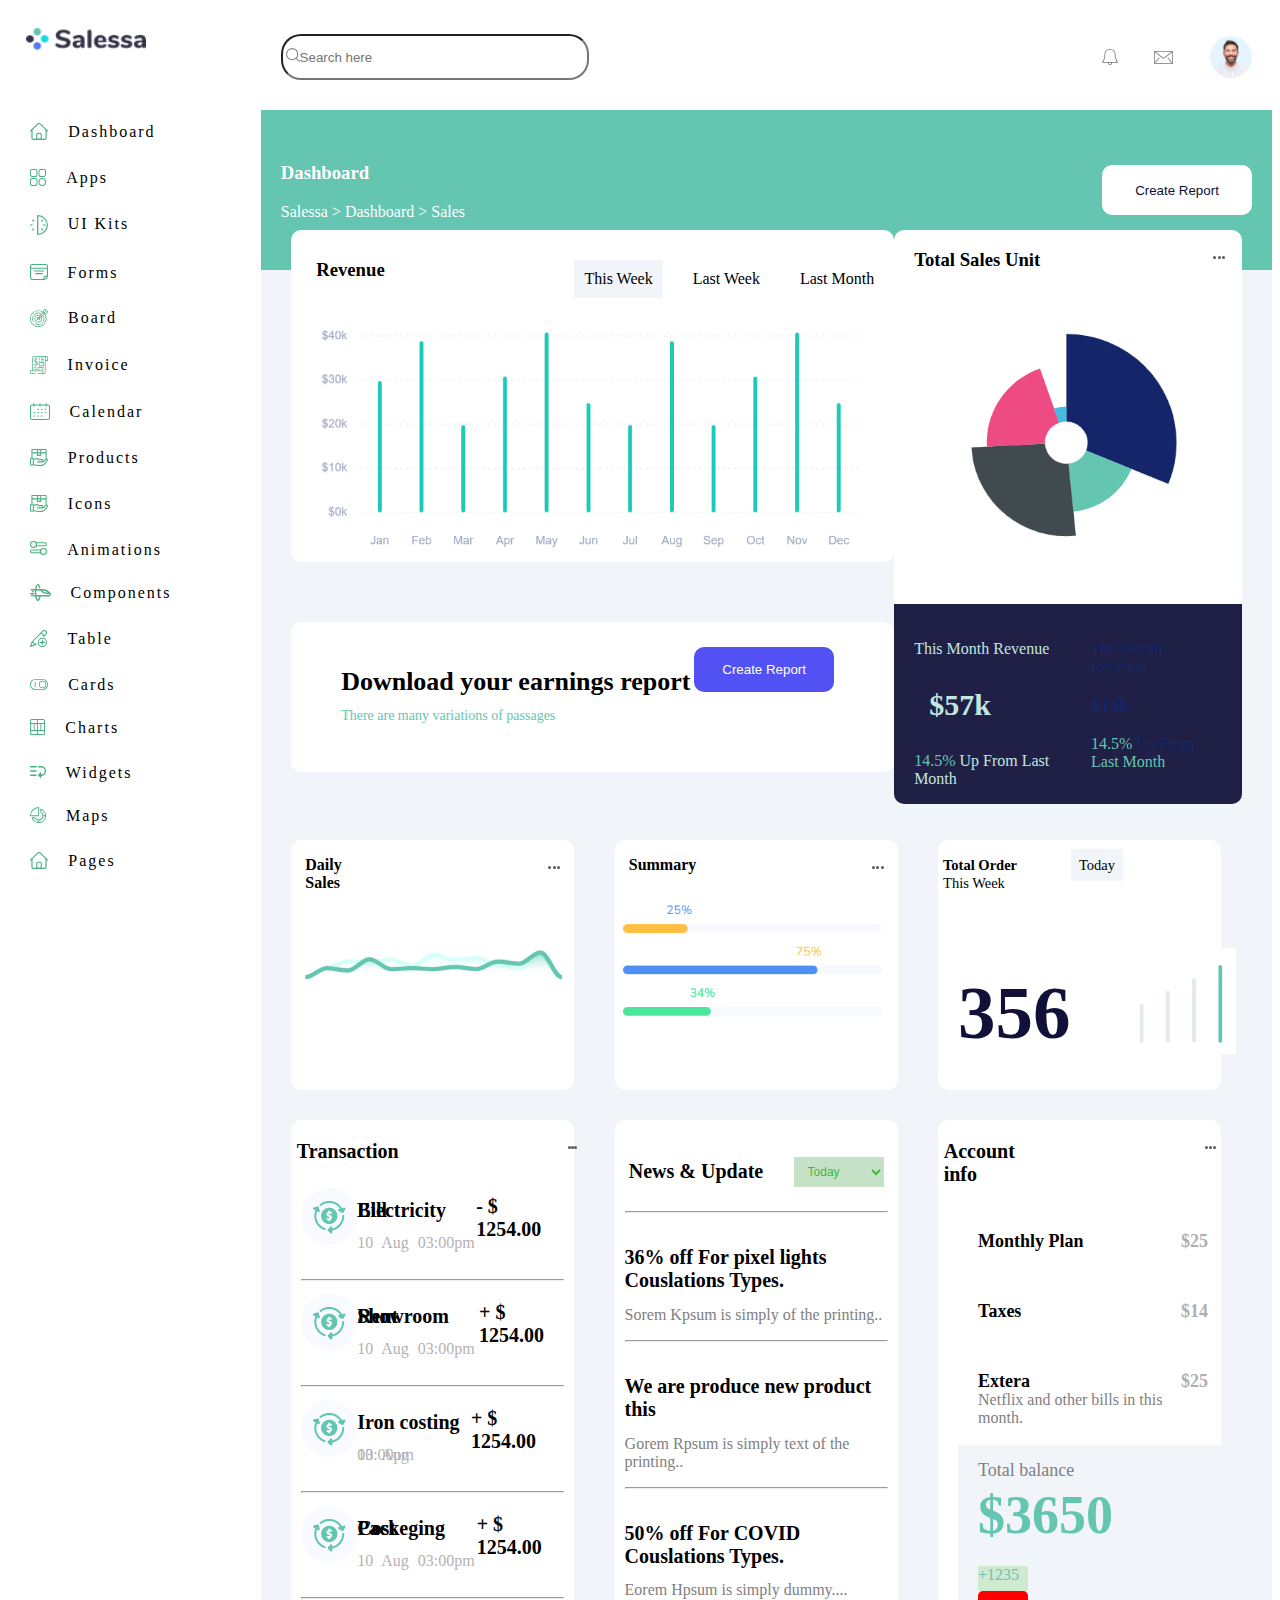
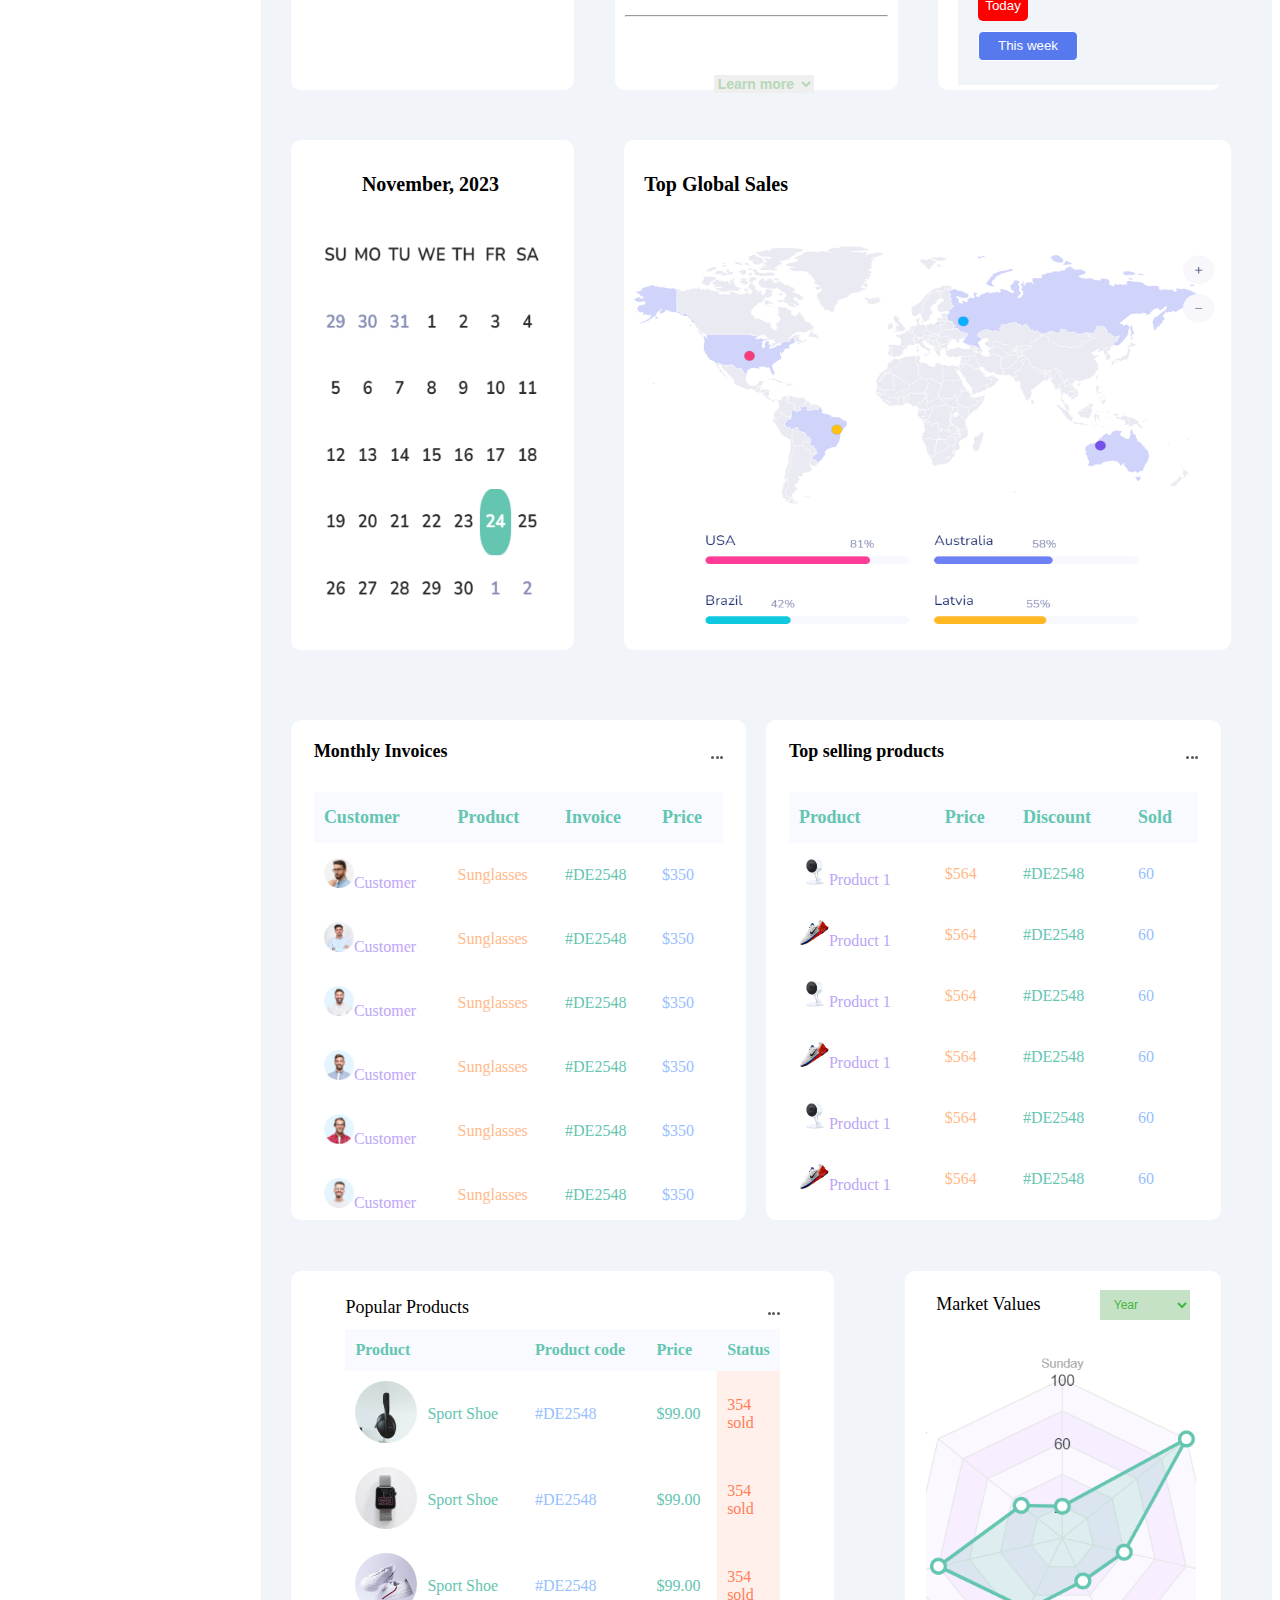
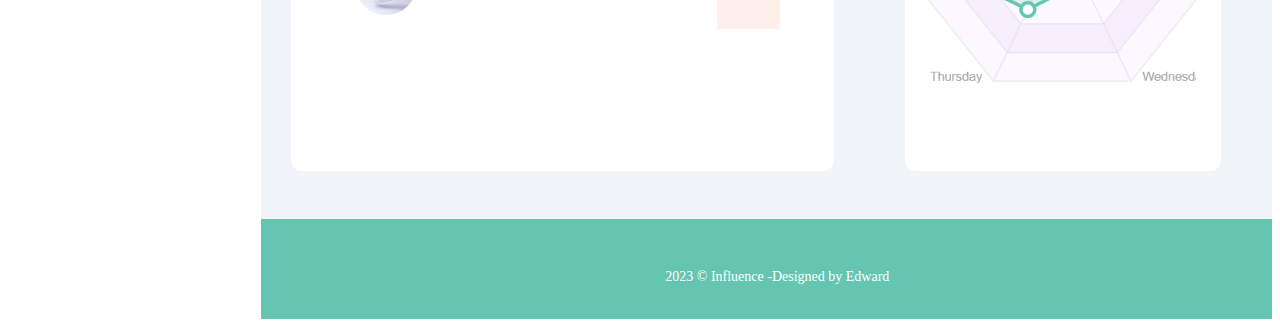
<file: index.html>
<!DOCTYPE html>
<html lang="en">

<head>
  <meta charset="UTF-8">
  <meta name="viewport" content="width=device-width, initial-scale=1.0">

  <link rel="stylesheet" href="./css/index.css">
  <link rel="stylesheet" href="./css/forms.css">
  <link rel="stylesheet" href="./css/invoice.css">
  <link rel="stylesheet" href="./css/maps.css">
  <link rel="stylesheet" href="./css/pages.css"> 
  <title>Sales</title>
</head>
<!-- 
  Check the div of the sidebar, i'm pretty sure that's why the last page isn't showing 
  Change the font to make it much more nicer
  Go through and fix all errors
 -->
<body>
  <!-- HEADER  -->
  <header>
    <div class="header">
      <div class="first-box">
        <img src="./images/icons/icon_search.svg">
        <input type="text" placeholder="    Search here">
      </div>
      <div class="second-box">
        <div><img src="./images/bell.svg"></div>
        <div><img src="./images/msg.svg"></div>
        <div><img src="./images/client_img.png"></div>
      </div>
    </div>
  </header>
  <div class="header2">
    <div class="header2-left">
      <p>
      <h3>Dashboard</h3>
      </p>
      <p>Salessa > Dashboard > Sales</p>
    </div>
    <div class="button-box">
      <button class="button">Create Report</button>
    </div>
  </div>

  <!-- FORM ON THE RIGHT -->
  <div class="db-first-form">
    <!-- HEADER OF FORM -->
    <div class="db-first-form-lft">
      <div class="db-box1">
        <div class="db-revenue-box">
          <h3>Revenue</h3>
        </div>
        <div>
          <ul class="db-week-month">
            <li style="background-color: #f1f5fa;">This Week</li>
            <li>Last Week</li>
            <li>Last Month</li>
          </ul>
        </div>
      </div>
      <!-- BODY OF FORM -->
      <div class="db-first-form-bottom-lft">
        <img src="./images/img1.png" style=" height: 250px;">
      </div>

      <!-- DOWNLOAD YOUR EARNINGS REPORT  -->
      <div class="db-earnings-report">
        <div class="db-report-box">
          <div class="db-earnings-report-info">
            <h4>Download your earnings report </h4>
            <p>There are many variations of passages</p>
          </div>
          <div class="db-earnings-report-button-box">
            <button class="db-earnings-report-button">
              Create Report
            </button>
          </div>
        </div>
      </div>
    </div>

    <div class="db-second-form-topright">
      <!-- Header -->
      <div slass="db-topright-header">
        <div class="db-content1">
          <div class="db-h3">
            <h3>Total Sales Unit</h3>
          </div>
          <div class="db-three-dots">
            <span class="db-dot"></span>
            <span class="db-dot"></span>
            <span class="db-dot"></span>
          </div>
        </div>
      </div>

      <!-- IMAGE PART -->
      <div class="db-img2-box">
        <img class="db-img2" src="./images/img2.png" alt="img2">
      </div>
      <!--BOTTOM  -->
      <div class="db-box-bottom">
        <div class="db-box-box-bottom1">
          <p> This Month Revenue</p>
          <h3>$57k</h3>
          <p><span>14.5% </span>Up From Last Month</p>
        </div>
        <div class="db-box-box-bottom2">
          <p>The Month Revenue</p>
          <h3>$14k</h3>
          <p><span>14.5%</span> Up From <span> Last Month</span></p>
        </div>
      </div>
    </div>
  </div>

  <!-- SECOND ROW (THREE BOXES ) -->
  <div class="db-three-boxes">
    <div class="db-three-boxes_first">
      <div class="db-daily-sales-div">
        <p>Daily Sales</p>
        <div class="db-three-dot">
          <span class="db-dot"></span>
          <span class="db-dot"></span>
          <span class="db-dot"></span>
        </div>
      </div>
      <div class="db-daily-sales-div-img">
        <img src="./images/img3.png">
      </div>
    </div>
    <div class="db-three-boxes_second">
      <div class="db-summary-div">
        <p>Summary</p>
        <div class="db-three-dot">
          <span class="db-dot"></span>
          <span class="db-dot"></span>
          <span class="db-dot"></span>
        </div>
      </div>
      <div class="db-summary-div-img">
        <img src="./images/img4.png">
      </div>
    </div>
    <div class="db-three-boxes_third">
      <div>
        <ul class="db-ul-three-boxes">
          <li class="db-li-three-boxes"><span class="db-total-order-p">Total Order</span></li>
          <li style="margin-right: 10px;" class="db-li-three-boxes"><span class="db-today-span">Today</span></li>
          <li class="db-li-three-boxes">This Week</li>
        </ul>
      </div>
      <div class="db-ul-three-boxess">
        <h2>356</h2>
        <img src="./images/img5.png">
      </div>
    </div>
  </div>

  <!-- THREE LONG BOXES  -->
  <div class="db-three-long-boxes">
    <div class="db-three-long-boxes_box1">
      <div class="db-three-long-boxes_subbox1">
        <p>Transaction</p>
        <div class="db-three-dot">
          <span class="db-dot"></span>
          <span class="db-dot"></span>
          <span class="db-dot"></span>
        </div>
      </div>
      <div>
        <div class="db-long-box-body-info">
          <div><img src="./images/1.png"></div>
          <div class="db-item-info">
            <h5>Electricity Bill</h5>
            <p>10 Aug 03:00pm</p>
          </div>
          <div>
            <h5> - $ 1254.00</h5>
          </div>
        </div><br>
        <hr>
        <div class="db-long-box-body-info">
          <div><img src="./images/1.png"></div>
          <div class="db-item-info">
            <h5>Showroom Rent</h5>
            <p>10 Aug 03:00pm</p>
          </div>
          <div>
            <h5> + $ 1254.00</h5>
          </div>
        </div><br>
        <hr>
        <div class="db-long-box-body-info">
          <div><img src="./images/1.png"></div>
          <div class="db-item-info">
            <h5>Iron costing</h5>
            <p>10 Aug 03:00pm</p>
          </div>
          <div>
            <h5> + $ 1254.00</h5>
          </div>
        </div><br>
        <hr>
        <div class="db-long-box-body-info">
          <div><img src="./images/1.png"></div>
          <div class="db-item-info">
            <h5>Packeging Cost</h5>
            <p>10 Aug 03:00pm</p>
          </div>
          <div>
            <h5> + $ 1254.00</h5>
          </div>
        </div><br>
        <hr>
        <!-- <div>RED</div>
        <div>YELLOW</div>
        <div>GREEN</div> -->
      </div>
    </div>

    <div class="db-three-long-boxes_box2">
      <div class="db-three-long-boxes_box2header">
        <div class="db-three-long-boxes_subbox2">
          <p>News & Update</p>
        </div>

        <div class="db-dropdown-button">
          <select>
            <option>Today</option>
            <option>Tomorrow</option>
            <option>Yesterday</option>
          </select>
        </div>

      </div>
      <hr>
      <div class="db-news-updates">
        <h5>36% off For pixel lights Couslations Types.</h5>
        <p>Sorem Kpsum is simply of the printing..</p>
      </div>
      <hr>
      <div class="db-news-updates">
        <h5>We are produce new product this</h5>
        <p>Gorem Rpsum is simply text of the printing..</p>
      </div>
      <hr>
      <div class="db-news-updates">
        <h5>50% off For COVID Couslations Types.</h5>
        <p>Eorem Hpsum is simply dummy....</p>
      </div>
      <hr>
      <select class="db-learn-more">
        <option><a href="#">Learn more</a></option>
      </select>
    </div>

    <div class="db-three-long-boxes_box3">
      <div class="db-three-long-boxes_subbox3">
        <p>Account info</p>
        <div class="db-three-dot">
          <span class="db-dot"></span>
          <span class="db-dot"></span>
          <span class="db-dot"></span>
        </div>
      </div>

      <div>
        <div class="db-budget-info">
          <h5>Monthly Plan </h5>
          <p>$25</p>
        </div>
        <div class="db-budget-info">
          <h5>Taxes</h5>
          <p>$14</p>
        </div>
        <div class="db-budget-info">
          <h5>Extera</h5>
          <p>$25</p>
        </div>
        <p class="db-budget-info-p">Netflix and other bills in this month.
        </p>
        <div class="db-budget-info-bottom">
          <p>Total balance</p>
          <h4>$3650</h4>
          <span>+1235</span>
          <button class="db-button-1">Today</button>
          <button class="db-button-2">This week</button>
        </div>
      </div>
    </div>
  </div>
  <!-- CALENDAR AND MAP-->
  <div class="db-calendar-map">
    <div class="db-calendar">
      <div>
        <h5>November, 2023</h5>
      </div>
      <img src="./images/calender.png">
    </div>
    <div class="db-map">
      <h5>Top Global Sales</h5>
      <img src="./images/map.png" alt="map">
    </div>
  </div>

  <!-- Monthly invoices & Top selling products  -->
  <!-- MONTHLY INVOICES -->

  <div class="db-invoices-selling-products">
    <div class="db-monthly-invoices">
      <div class="db-monthly-invoices-header">
        <div>Monthly Invoices</div>
        <div class="db-three-dots">
          <span class="db-dot"></span>
          <span class="db-dot"></span>
          <span class="db-dot"></span>
        </div>
      </div>
      <table class="db-customers">
        <tr>
          <th>Customer</th>
          <th>Product</th>
          <th>Invoice</th>
          <th>Price</th>
        </tr>
        <tr>
          <td class="db-customer"><img src="./images/dashboard/monthly invoice/1.png">Customer</td>
          <td class="db-product">Sunglasses</td>
          <td class="db-invoice">#DE2548</td>
          <td class="db-price">$350</td>
        </tr>
        <tr>
          <td class="db-customer"><img src="./images/dashboard/monthly invoice/2.png">Customer</td>
          <td class="db-product">Sunglasses</td>
          <td class="db-invoice">#DE2548</td>
          <td class="db-price">$350</td>
        </tr>
        <tr>
          <td class="db-customer"><img src="./images/dashboard/monthly invoice/3.png">Customer</td>
          <td class="db-product">Sunglasses</td>
          <td class="db-invoice">#DE2548</td>
          <td class="db-price">$350</td>
        </tr>
        <tr>
          <td class="db-customer"><img src="./images/dashboard/monthly invoice/4.png">Customer</td>
          <td class="db-product">Sunglasses</td>
          <td class="db-invoice">#DE2548</td>
          <td class="db-price">$350</td>
        </tr>
        <tr>
          <td class="db-customer"><img src="./images/dashboard/monthly invoice/5.png">Customer</td>
          <td class="db-product">Sunglasses</td>
          <td class="db-invoice">#DE2548</td>
          <td class="db-price">$350</td>
        </tr>
        <tr>
          <td class="db-customer"><img src="./images/dashboard/monthly invoice/6.png">Customer</td>
          <td class="db-product">Sunglasses</td>
          <td class="db-invoice">#DE2548</td>
          <td class="db-price">$350</td>
        </tr>
      </table>
    </div>


    <div class="db-Top-selling-products">
      <div class="db-top-selling-products-header">
        <div>Top selling products</div>
        <div class="db-three-dots">
          <span class="db-dot"></span>
          <span class="db-dot"></span>
          <span class="db-dot"></span>
        </div>
      </div>
      <div>
        <table class="db-customers">
          <tr>
            <th>Product</th>
            <th>Price</th>
            <th>Discount</th>
            <th>Sold</th>
          </tr>
          <tr>
            <td class="db-customer"><img src="./images/products/01.png">Product 1</td>
            <td class="db-product"><img>$564</td>
            <td class="db-invoice"><img>#DE2548</td>
            <td class="db-price"><img>60</td>
          </tr>
          <tr>
            <td class="db-customer"><img src="./images/products/02.png">Product 1</td>
            <td class="db-product">$564</td>
            <td class="db-invoice">#DE2548</td>
            <td class="db-price">60</td>
          </tr>
          <tr>
            <td class="db-customer"><img src="./images/products/01.png">Product 1</td>
            <td class="db-product">$564</td>
            <td class="db-invoice">#DE2548</td>
            <td class="db-price">60</td>
          </tr>
          <tr>
            <td class="db-customer"><img src="./images/products/02.png">Product 1</td>
            <td class="db-product">$564</td>
            <td class="db-invoice">#DE2548</td>
            <td class="db-price">60</td>
          </tr>
          <tr>
            <td class="db-customer"><img src="./images/products/01.png">Product 1</td>
            <td class="db-product">$564</td>
            <td class="db-invoice">#DE2548</td>
            <td class="db-price">60</td>
          </tr>
          <tr>
            <td class="db-customer"><img src="./images/products/02.png">Product 1</td>
            <td class="db-product">$564</td>
            <td class="db-invoice">#DE2548</td>
            <td class="db-price">60</td>
          </tr>
        </table>
      </div>
    </div>
  </div>
  <div class="db-products-market-values">

    <!-- POPULAR PRODUCTS AND MARKET VALUES -->

    <!-- Popular Product -->
    <div class="db-pp">
      <div class="db-pp-header">
        <div>Popular Products</div>
        <div class="db-three-dots">
          <span class="db-dot"></span>
          <span class="db-dot"></span>
          <span class="db-dot"></span>
        </div>
      </div>

      <div class="db-pp-container">
        <table class="db-pp-body">
          <tr>
            <th>Product</th>
            <th>Product code</th>
            <th>Price</th>
            <th>Status</th>
          </tr>

          <tr>
            <td class="db-pp_img">
              <div>
                <img src="./images/pp img1.png">
              </div>
              <div class="db-invoice">
                Sport Shoe
              </div>
            </td>
            <td class="db-price">#DE2548</td>
            <td class="db-invoice">$99.00</td>
            <td class="db-status">354 sold</td>
          </tr>
          <tr>
            <td class="db-pp_img">
              <div>
                <img src="./images/pp img2.png">
              </div>
              <div class="db-invoice">
                Sport Shoe
              </div>
            </td>
            <td class="db-price">#DE2548</td>
            <td class="db-invoice">$99.00</td>
            <td class="db-status">354 sold</td>
          </tr>
          <tr>
            <td class="db-pp_img">
              <div>
                <img src="./images/pp img3.png">
              </div>
              <div class="db-invoice">
                Sport Shoe
              </div>
            </td>
            <td class="db-price">#DE2548</td>
            <td class="db-invoice">$99.00</td>
            <td class="db-status">354 sold</td>
          </tr>
        </table>
      </div>

    </div>

    <!-- MARKET VALUES-->
    <div class="db-mv">
      <div class="db-mv-header">
        <div>Market Values</div>
        <div class="db-dropdown-button">
          <select>
            <option>Year</option>
            <option>Month</option>
            <option>Day</option>
          </select>
        </div>
      </div>
      <div class="db-mv-img">
        <img src="./images/img6.png">
      </div>
    </div>
  </div>

  <!-- SIDEBAR  -->
  <div class="sidenav">
    <div class="logo">
      <a href="./index.html"><img src="./images/logo.png"></a>
    </div>
    <div class="sidebar-link">
      <div>
        <img src="./images/icons/dashboard.svg">
      </div>
      <div>
        <a href="./index.html">Dashboard</a>
      </div>
    </div>

    <div class="sidebar-link">
      <div>
        <img src="./images/icons/2.svg">
      </div>
      <div>
        <a href="#">Apps</a>
      </div>
    </div>
    <div class="sidebar-link">
      <div>
        <img src="./images/icons/3.svg">
      </div>
      <div>
        <a href="#">UI Kits</a>
      </div>
    </div>
    <div class="sidebar-link">
      <div>
        <img src="./images/icons/4.svg">
      </div>
      <div>
        <a href="./forms.html">Forms</a>
      </div>
    </div>
    <div class="sidebar-link">
      <div>
        <img src="./images/icons/5.svg">
      </div>
      <div>
        <a href="#">Board</a>
      </div>
    </div>
    <div class="sidebar-link">
      <div>
        <img src="./images/icons/6.svg">
      </div>
      <div>
        <a href="./invoice.html">Invoice</a>
      </div>
    </div>
    <div class="sidebar-link">
      <div>
        <img src="./images/icons/7.svg">
      </div>
      <div>
        <a href="#">Calendar</a>
      </div>
    </div>
    <div class="sidebar-link">
      <div>
        <img src="./images/icons/8.svg">
      </div>
      <div>
        <a href="#">Products</a>
      </div>
    </div>
    <div class="sidebar-link">
      <div>
        <img src="./images/icons/8.svg">
      </div>
      <div>
        <a href="#">Icons</a>
      </div>
    </div>
    <div class="sidebar-link">
      <div>
        <img src="./images/icons/9.svg">
      </div>
      <div>
        <a href="#">Animations</a>
      </div>
    </div>
    <div class="sidebar-link">
      <div>
        <img src="./images/icons/10.svg">
      </div>
      <div>
        <a href="#">Components</a>
      </div>
    </div>
    <div class="sidebar-link">
      <div>
        <img src="./images/icons/11.svg">
      </div>
      <div>
        <a href="#">Table</a>
      </div>
    </div>
    <div class="sidebar-link">
      <div>
        <img src="./images/icons/12.svg">
      </div>
      <div>
        <a href="#">Cards</a>
      </div>
    </div>
    <div class="sidebar-link">
      <div>
        <img src="./images/icons/13.svg">
      </div>
      <div>
        <a href="#">Charts</a>
      </div>
    </div>
    <div class="sidebar-link">
      <div>
        <img src="./images/icons/14.svg">
      </div>
      <div>
        <a href="#">Widgets</a>
      </div>
    </div>
    <div class="sidebar-link">
      <div>
        <img src="./images/icons/15.svg">
      </div>
      <div>
        <a href="./maps.html">Maps</a>
      </div>
    </div>
    <div class="sidebar-link">
      <div>
        <img src="./images/icons/dashboard.svg">
      </div>
      <div>
        <a href="./page.html">Pages</a>
      </div>
    </div>
  </div>

  <!-- FOOTER  -->
  <footer>
    <p>
      2023 &#169; Influence -Designed by Edward
    </p>
  </footer>
</body>

</html>
</file>
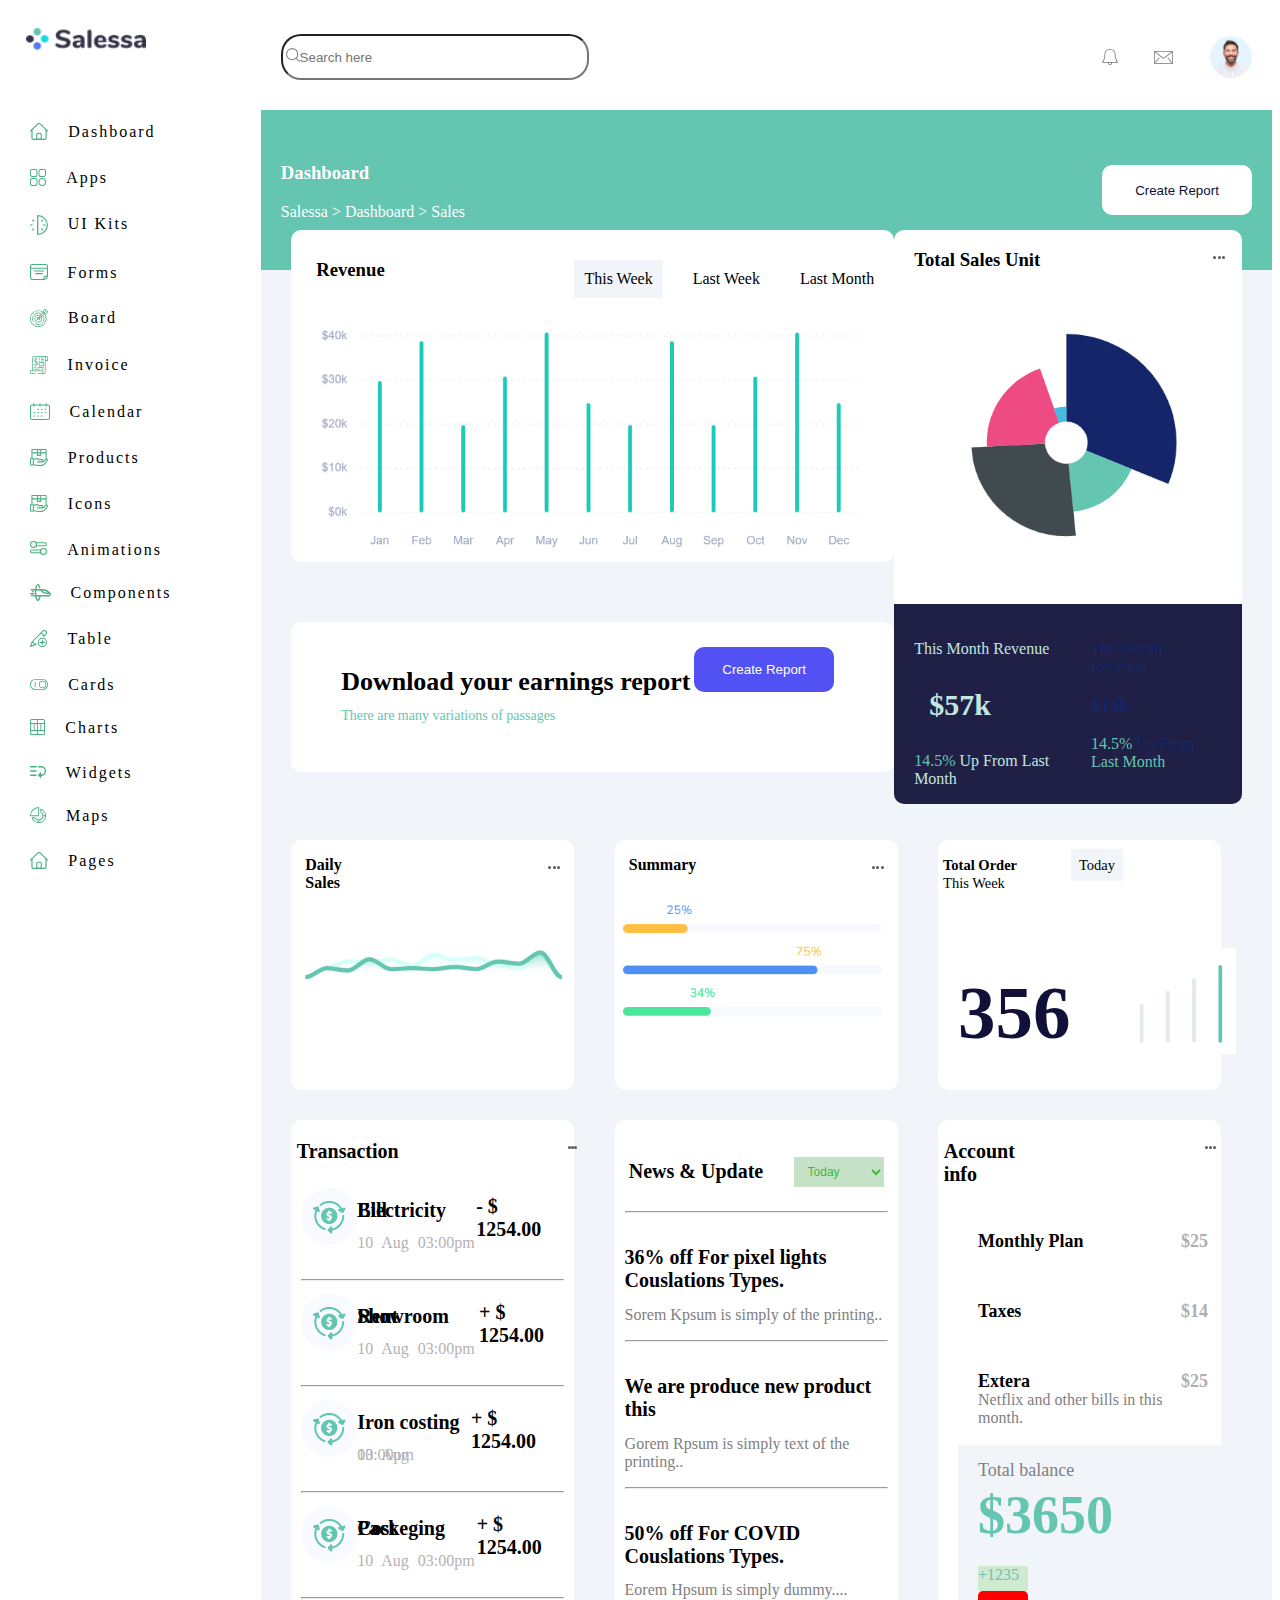
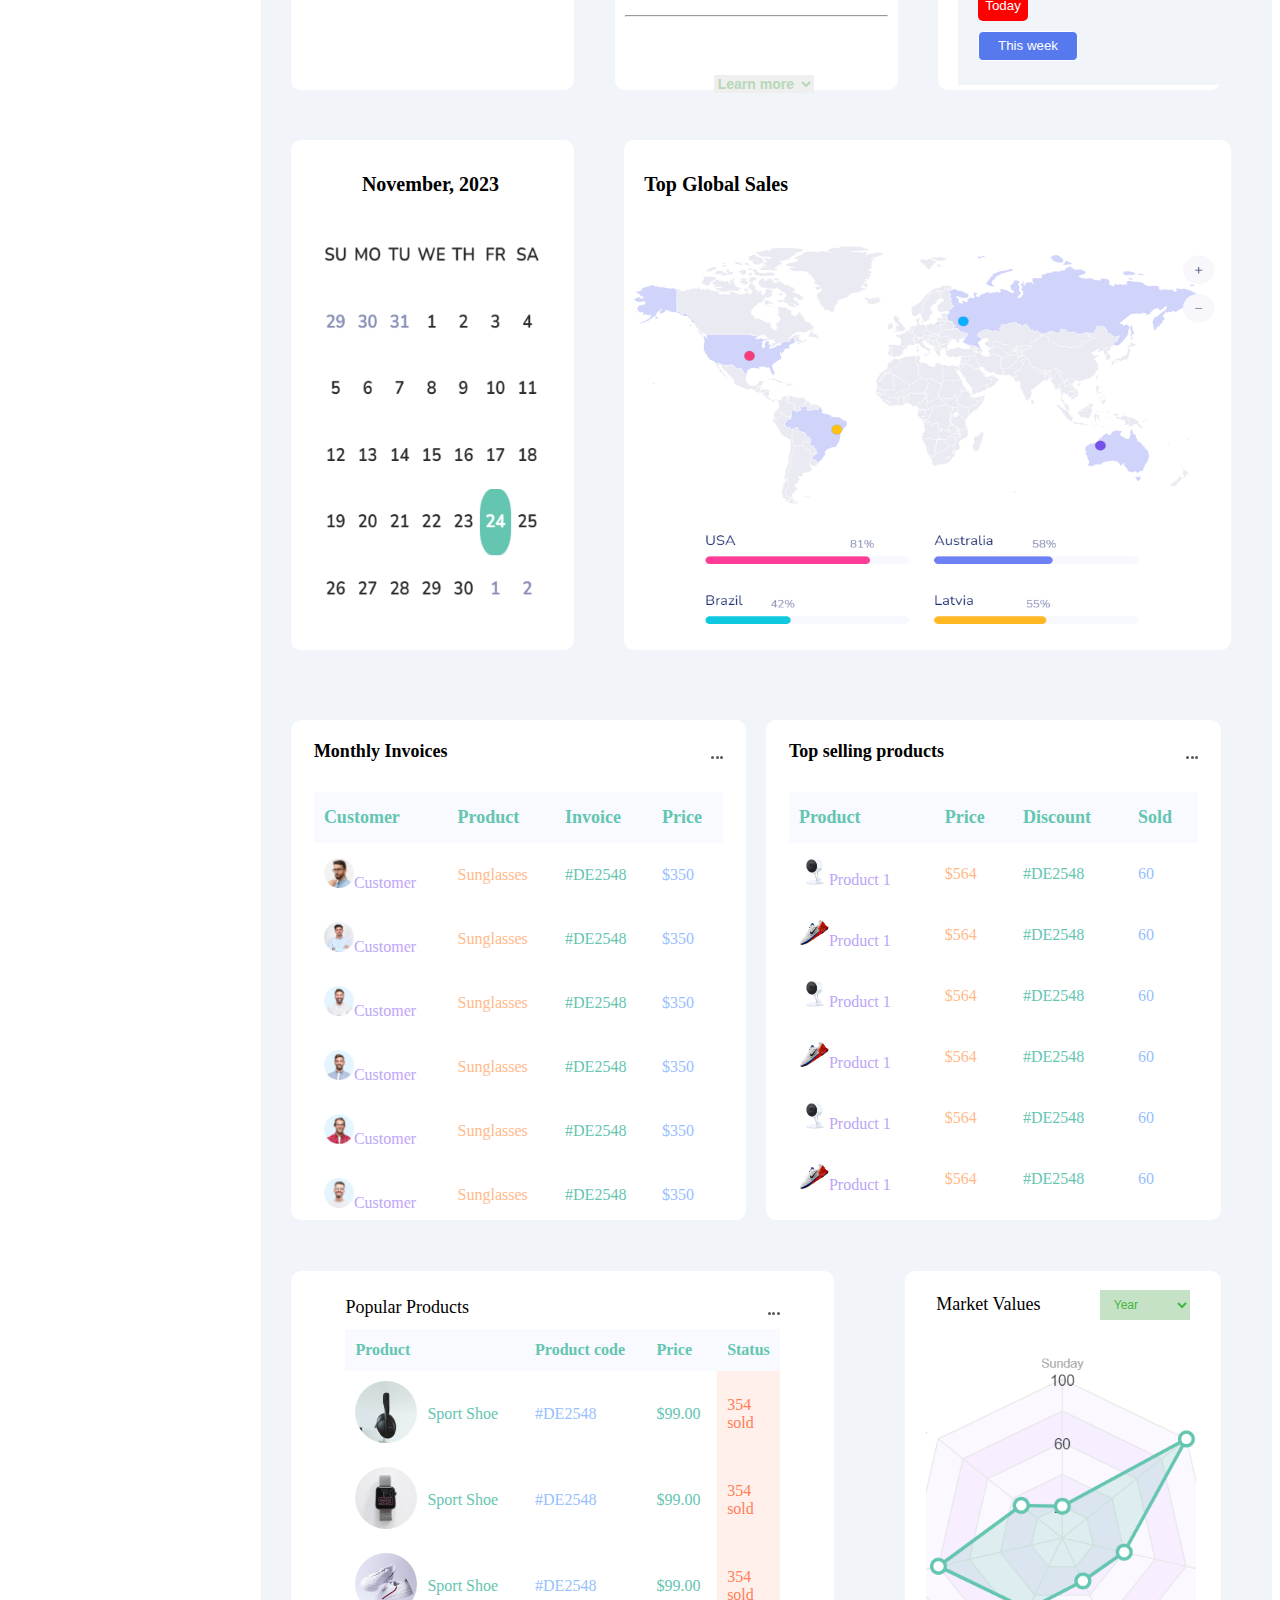
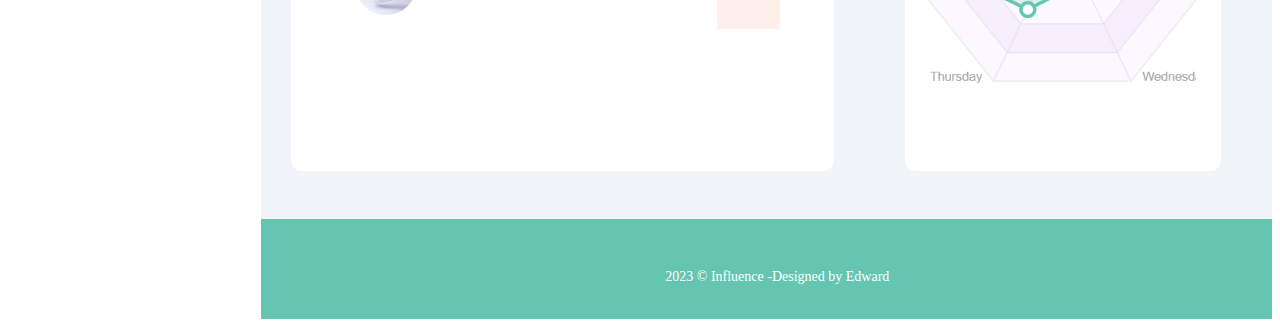
<file: dashboard.html>
<!DOCTYPE html>
<html lang="en">

<head>
  <meta charset="UTF-8">
  <meta name="viewport" content="width=device-width, initial-scale=1.0">

  <link rel="stylesheet" href="./css/dashboard.css">
  <link rel="stylesheet" href="./css/forms.css">
  <link rel="stylesheet" href="./css/invoice.css">
  <link rel="stylesheet" href="./css/maps.css">
  <link rel="stylesheet" href="./css/pages.css"> 
  <title>Sales</title>
</head>
<!-- 
  Check the div of the sidebar, i'm pretty sure that's why the last page isn't showing 
  Change the font to make it much more nicer
  Go through and fix all errors
 -->
<body>
  <!-- HEADER  -->
  <header>
    <div class="header">
      <div class="first-box">
        <img src="./images/icons/icon_search.svg">
        <input type="text" placeholder="    Search here">
      </div>
      <div class="second-box">
        <div><img src="./images/bell.svg"></div>
        <div><img src="./images/msg.svg"></div>
        <div><img src="./images/client_img.png"></div>
      </div>
    </div>
  </header>
  <div class="header2">
    <div class="header2-left">
      <p>
      <h3>Dashboard</h3>
      </p>
      <p>Salessa > Dashboard > Sales</p>
    </div>
    <div class="button-box">
      <button class="button">Create Report</button>
    </div>
  </div>

  <!-- FORM ON THE RIGHT -->
  <div class="db-first-form">
    <!-- HEADER OF FORM -->
    <div class="db-first-form-lft">
      <div class="db-box1">
        <div class="db-revenue-box">
          <h3>Revenue</h3>
        </div>
        <div>
          <ul class="db-week-month">
            <li style="background-color: #f1f5fa;">This Week</li>
            <li>Last Week</li>
            <li>Last Month</li>
          </ul>
        </div>
      </div>
      <!-- BODY OF FORM -->
      <div class="db-first-form-bottom-lft">
        <img src="./images/img1.png" style=" height: 250px;">
      </div>

      <!-- DOWNLOAD YOUR EARNINGS REPORT  -->
      <div class="db-earnings-report">
        <div class="db-report-box">
          <div class="db-earnings-report-info">
            <h4>Download your earnings report </h4>
            <p>There are many variations of passages</p>
          </div>
          <div class="db-earnings-report-button-box">
            <button class="db-earnings-report-button">
              Create Report
            </button>
          </div>
        </div>
      </div>
    </div>

    <div class="db-second-form-topright">
      <!-- Header -->
      <div slass="db-topright-header">
        <div class="db-content1">
          <div class="db-h3">
            <h3>Total Sales Unit</h3>
          </div>
          <div class="db-three-dots">
            <span class="db-dot"></span>
            <span class="db-dot"></span>
            <span class="db-dot"></span>
          </div>
        </div>
      </div>

      <!-- IMAGE PART -->
      <div class="db-img2-box">
        <img class="db-img2" src="./images/img2.png" alt="img2">
      </div>
      <!--BOTTOM  -->
      <div class="db-box-bottom">
        <div class="db-box-box-bottom1">
          <p> This Month Revenue</p>
          <h3>$57k</h3>
          <p><span>14.5% </span>Up From Last Month</p>
        </div>
        <div class="db-box-box-bottom2">
          <p>The Month Revenue</p>
          <h3>$14k</h3>
          <p><span>14.5%</span> Up From <span> Last Month</span></p>
        </div>
      </div>
    </div>
  </div>

  <!-- SECOND ROW (THREE BOXES ) -->
  <div class="db-three-boxes">
    <div class="db-three-boxes_first">
      <div class="db-daily-sales-div">
        <p>Daily Sales</p>
        <div class="db-three-dot">
          <span class="db-dot"></span>
          <span class="db-dot"></span>
          <span class="db-dot"></span>
        </div>
      </div>
      <div class="db-daily-sales-div-img">
        <img src="./images/img3.png">
      </div>
    </div>
    <div class="db-three-boxes_second">
      <div class="db-summary-div">
        <p>Summary</p>
        <div class="db-three-dot">
          <span class="db-dot"></span>
          <span class="db-dot"></span>
          <span class="db-dot"></span>
        </div>
      </div>
      <div class="db-summary-div-img">
        <img src="./images/img4.png">
      </div>
    </div>
    <div class="db-three-boxes_third">
      <div>
        <ul class="db-ul-three-boxes">
          <li class="db-li-three-boxes"><span class="db-total-order-p">Total Order</span></li>
          <li style="margin-right: 10px;" class="db-li-three-boxes"><span class="db-today-span">Today</span></li>
          <li class="db-li-three-boxes">This Week</li>
        </ul>
      </div>
      <div class="db-ul-three-boxess">
        <h2>356</h2>
        <img src="./images/img5.png">
      </div>
    </div>
  </div>

  <!-- THREE LONG BOXES  -->
  <div class="db-three-long-boxes">
    <div class="db-three-long-boxes_box1">
      <div class="db-three-long-boxes_subbox1">
        <p>Transaction</p>
        <div class="db-three-dot">
          <span class="db-dot"></span>
          <span class="db-dot"></span>
          <span class="db-dot"></span>
        </div>
      </div>
      <div>
        <div class="db-long-box-body-info">
          <div><img src="./images/1.png"></div>
          <div class="db-item-info">
            <h5>Electricity Bill</h5>
            <p>10 Aug 03:00pm</p>
          </div>
          <div>
            <h5> - $ 1254.00</h5>
          </div>
        </div><br>
        <hr>
        <div class="db-long-box-body-info">
          <div><img src="./images/1.png"></div>
          <div class="db-item-info">
            <h5>Showroom Rent</h5>
            <p>10 Aug 03:00pm</p>
          </div>
          <div>
            <h5> + $ 1254.00</h5>
          </div>
        </div><br>
        <hr>
        <div class="db-long-box-body-info">
          <div><img src="./images/1.png"></div>
          <div class="db-item-info">
            <h5>Iron costing</h5>
            <p>10 Aug 03:00pm</p>
          </div>
          <div>
            <h5> + $ 1254.00</h5>
          </div>
        </div><br>
        <hr>
        <div class="db-long-box-body-info">
          <div><img src="./images/1.png"></div>
          <div class="db-item-info">
            <h5>Packeging Cost</h5>
            <p>10 Aug 03:00pm</p>
          </div>
          <div>
            <h5> + $ 1254.00</h5>
          </div>
        </div><br>
        <hr>
        <!-- <div>RED</div>
        <div>YELLOW</div>
        <div>GREEN</div> -->
      </div>
    </div>

    <div class="db-three-long-boxes_box2">
      <div class="db-three-long-boxes_box2header">
        <div class="db-three-long-boxes_subbox2">
          <p>News & Update</p>
        </div>

        <div class="db-dropdown-button">
          <select>
            <option>Today</option>
            <option>Tomorrow</option>
            <option>Yesterday</option>
          </select>
        </div>

      </div>
      <hr>
      <div class="db-news-updates">
        <h5>36% off For pixel lights Couslations Types.</h5>
        <p>Sorem Kpsum is simply of the printing..</p>
      </div>
      <hr>
      <div class="db-news-updates">
        <h5>We are produce new product this</h5>
        <p>Gorem Rpsum is simply text of the printing..</p>
      </div>
      <hr>
      <div class="db-news-updates">
        <h5>50% off For COVID Couslations Types.</h5>
        <p>Eorem Hpsum is simply dummy....</p>
      </div>
      <hr>
      <select class="db-learn-more">
        <option><a href="#">Learn more</a></option>
      </select>
    </div>

    <div class="db-three-long-boxes_box3">
      <div class="db-three-long-boxes_subbox3">
        <p>Account info</p>
        <div class="db-three-dot">
          <span class="db-dot"></span>
          <span class="db-dot"></span>
          <span class="db-dot"></span>
        </div>
      </div>

      <div>
        <div class="db-budget-info">
          <h5>Monthly Plan </h5>
          <p>$25</p>
        </div>
        <div class="db-budget-info">
          <h5>Taxes</h5>
          <p>$14</p>
        </div>
        <div class="db-budget-info">
          <h5>Extera</h5>
          <p>$25</p>
        </div>
        <p class="db-budget-info-p">Netflix and other bills in this month.
        </p>
        <div class="db-budget-info-bottom">
          <p>Total balance</p>
          <h4>$3650</h4>
          <span>+1235</span>
          <button class="db-button-1">Today</button>
          <button class="db-button-2">This week</button>
        </div>
      </div>
    </div>
  </div>
  <!-- CALENDAR AND MAP-->
  <div class="db-calendar-map">
    <div class="db-calendar">
      <div>
        <h5>November, 2023</h5>
      </div>
      <img src="./images/calender.png">
    </div>
    <div class="db-map">
      <h5>Top Global Sales</h5>
      <img src="./images/map.png" alt="map">
    </div>
  </div>

  <!-- Monthly invoices & Top selling products  -->
  <!-- MONTHLY INVOICES -->

  <div class="db-invoices-selling-products">
    <div class="db-monthly-invoices">
      <div class="db-monthly-invoices-header">
        <div>Monthly Invoices</div>
        <div class="db-three-dots">
          <span class="db-dot"></span>
          <span class="db-dot"></span>
          <span class="db-dot"></span>
        </div>
      </div>
      <table class="db-customers">
        <tr>
          <th>Customer</th>
          <th>Product</th>
          <th>Invoice</th>
          <th>Price</th>
        </tr>
        <tr>
          <td class="db-customer"><img src="./images/dashboard/monthly invoice/1.png">Customer</td>
          <td class="db-product">Sunglasses</td>
          <td class="db-invoice">#DE2548</td>
          <td class="db-price">$350</td>
        </tr>
        <tr>
          <td class="db-customer"><img src="./images/dashboard/monthly invoice/2.png">Customer</td>
          <td class="db-product">Sunglasses</td>
          <td class="db-invoice">#DE2548</td>
          <td class="db-price">$350</td>
        </tr>
        <tr>
          <td class="db-customer"><img src="./images/dashboard/monthly invoice/3.png">Customer</td>
          <td class="db-product">Sunglasses</td>
          <td class="db-invoice">#DE2548</td>
          <td class="db-price">$350</td>
        </tr>
        <tr>
          <td class="db-customer"><img src="./images/dashboard/monthly invoice/4.png">Customer</td>
          <td class="db-product">Sunglasses</td>
          <td class="db-invoice">#DE2548</td>
          <td class="db-price">$350</td>
        </tr>
        <tr>
          <td class="db-customer"><img src="./images/dashboard/monthly invoice/5.png">Customer</td>
          <td class="db-product">Sunglasses</td>
          <td class="db-invoice">#DE2548</td>
          <td class="db-price">$350</td>
        </tr>
        <tr>
          <td class="db-customer"><img src="./images/dashboard/monthly invoice/6.png">Customer</td>
          <td class="db-product">Sunglasses</td>
          <td class="db-invoice">#DE2548</td>
          <td class="db-price">$350</td>
        </tr>
      </table>
    </div>


    <div class="db-Top-selling-products">
      <div class="db-top-selling-products-header">
        <div>Top selling products</div>
        <div class="db-three-dots">
          <span class="db-dot"></span>
          <span class="db-dot"></span>
          <span class="db-dot"></span>
        </div>
      </div>
      <div>
        <table class="db-customers">
          <tr>
            <th>Product</th>
            <th>Price</th>
            <th>Discount</th>
            <th>Sold</th>
          </tr>
          <tr>
            <td class="db-customer"><img src="./images/products/01.png">Product 1</td>
            <td class="db-product"><img>$564</td>
            <td class="db-invoice"><img>#DE2548</td>
            <td class="db-price"><img>60</td>
          </tr>
          <tr>
            <td class="db-customer"><img src="./images/products/02.png">Product 1</td>
            <td class="db-product">$564</td>
            <td class="db-invoice">#DE2548</td>
            <td class="db-price">60</td>
          </tr>
          <tr>
            <td class="db-customer"><img src="./images/products/01.png">Product 1</td>
            <td class="db-product">$564</td>
            <td class="db-invoice">#DE2548</td>
            <td class="db-price">60</td>
          </tr>
          <tr>
            <td class="db-customer"><img src="./images/products/02.png">Product 1</td>
            <td class="db-product">$564</td>
            <td class="db-invoice">#DE2548</td>
            <td class="db-price">60</td>
          </tr>
          <tr>
            <td class="db-customer"><img src="./images/products/01.png">Product 1</td>
            <td class="db-product">$564</td>
            <td class="db-invoice">#DE2548</td>
            <td class="db-price">60</td>
          </tr>
          <tr>
            <td class="db-customer"><img src="./images/products/02.png">Product 1</td>
            <td class="db-product">$564</td>
            <td class="db-invoice">#DE2548</td>
            <td class="db-price">60</td>
          </tr>
        </table>
      </div>
    </div>
  </div>
  <div class="db-products-market-values">

    <!-- POPULAR PRODUCTS AND MARKET VALUES -->

    <!-- Popular Product -->
    <div class="db-pp">
      <div class="db-pp-header">
        <div>Popular Products</div>
        <div class="db-three-dots">
          <span class="db-dot"></span>
          <span class="db-dot"></span>
          <span class="db-dot"></span>
        </div>
      </div>

      <div class="db-pp-container">
        <table class="db-pp-body">
          <tr>
            <th>Product</th>
            <th>Product code</th>
            <th>Price</th>
            <th>Status</th>
          </tr>

          <tr>
            <td class="db-pp_img">
              <div>
                <img src="./images/pp img1.png">
              </div>
              <div class="db-invoice">
                Sport Shoe
              </div>
            </td>
            <td class="db-price">#DE2548</td>
            <td class="db-invoice">$99.00</td>
            <td class="db-status">354 sold</td>
          </tr>
          <tr>
            <td class="db-pp_img">
              <div>
                <img src="./images/pp img2.png">
              </div>
              <div class="db-invoice">
                Sport Shoe
              </div>
            </td>
            <td class="db-price">#DE2548</td>
            <td class="db-invoice">$99.00</td>
            <td class="db-status">354 sold</td>
          </tr>
          <tr>
            <td class="db-pp_img">
              <div>
                <img src="./images/pp img3.png">
              </div>
              <div class="db-invoice">
                Sport Shoe
              </div>
            </td>
            <td class="db-price">#DE2548</td>
            <td class="db-invoice">$99.00</td>
            <td class="db-status">354 sold</td>
          </tr>
        </table>
      </div>

    </div>

    <!-- MARKET VALUES-->
    <div class="db-mv">
      <div class="db-mv-header">
        <div>Market Values</div>
        <div class="db-dropdown-button">
          <select>
            <option>Year</option>
            <option>Month</option>
            <option>Day</option>
          </select>
        </div>
      </div>
      <div class="db-mv-img">
        <img src="./images/img6.png">
      </div>
    </div>
  </div>

  <!-- SIDEBAR  -->
  <div class="sidenav">
    <div class="logo">
      <a href="./dashboard.html"><img src="./images/logo.png"></a>
    </div>
    <div class="sidebar-link">
      <div>
        <img src="./images/icons/dashboard.svg">
      </div>
      <div>
        <a href="./dashboard.html">Dashboard</a>
      </div>
    </div>

    <div class="sidebar-link">
      <div>
        <img src="./images/icons/2.svg">
      </div>
      <div>
        <a href="#">Apps</a>
      </div>
    </div>
    <div class="sidebar-link">
      <div>
        <img src="./images/icons/3.svg">
      </div>
      <div>
        <a href="#">UI Kits</a>
      </div>
    </div>
    <div class="sidebar-link">
      <div>
        <img src="./images/icons/4.svg">
      </div>
      <div>
        <a href="./forms.html">Forms</a>
      </div>
    </div>
    <div class="sidebar-link">
      <div>
        <img src="./images/icons/5.svg">
      </div>
      <div>
        <a href="#">Board</a>
      </div>
    </div>
    <div class="sidebar-link">
      <div>
        <img src="./images/icons/6.svg">
      </div>
      <div>
        <a href="./invoice.html">Invoice</a>
      </div>
    </div>
    <div class="sidebar-link">
      <div>
        <img src="./images/icons/7.svg">
      </div>
      <div>
        <a href="#">Calendar</a>
      </div>
    </div>
    <div class="sidebar-link">
      <div>
        <img src="./images/icons/8.svg">
      </div>
      <div>
        <a href="#">Products</a>
      </div>
    </div>
    <div class="sidebar-link">
      <div>
        <img src="./images/icons/8.svg">
      </div>
      <div>
        <a href="#">Icons</a>
      </div>
    </div>
    <div class="sidebar-link">
      <div>
        <img src="./images/icons/9.svg">
      </div>
      <div>
        <a href="#">Animations</a>
      </div>
    </div>
    <div class="sidebar-link">
      <div>
        <img src="./images/icons/10.svg">
      </div>
      <div>
        <a href="#">Components</a>
      </div>
    </div>
    <div class="sidebar-link">
      <div>
        <img src="./images/icons/11.svg">
      </div>
      <div>
        <a href="#">Table</a>
      </div>
    </div>
    <div class="sidebar-link">
      <div>
        <img src="./images/icons/12.svg">
      </div>
      <div>
        <a href="#">Cards</a>
      </div>
    </div>
    <div class="sidebar-link">
      <div>
        <img src="./images/icons/13.svg">
      </div>
      <div>
        <a href="#">Charts</a>
      </div>
    </div>
    <div class="sidebar-link">
      <div>
        <img src="./images/icons/14.svg">
      </div>
      <div>
        <a href="#">Widgets</a>
      </div>
    </div>
    <div class="sidebar-link">
      <div>
        <img src="./images/icons/15.svg">
      </div>
      <div>
        <a href="./maps.html">Maps</a>
      </div>
    </div>
    <div class="sidebar-link">
      <div>
        <img src="./images/icons/dashboard.svg">
      </div>
      <div>
        <a href="./page.html">Pages</a>
      </div>
    </div>
  </div>

  <!-- FOOTER  -->
  <footer>
    <p>
      2023 &#169; Influence -Designed by Edward
    </p>
  </footer>
</body>

</html>
</file>
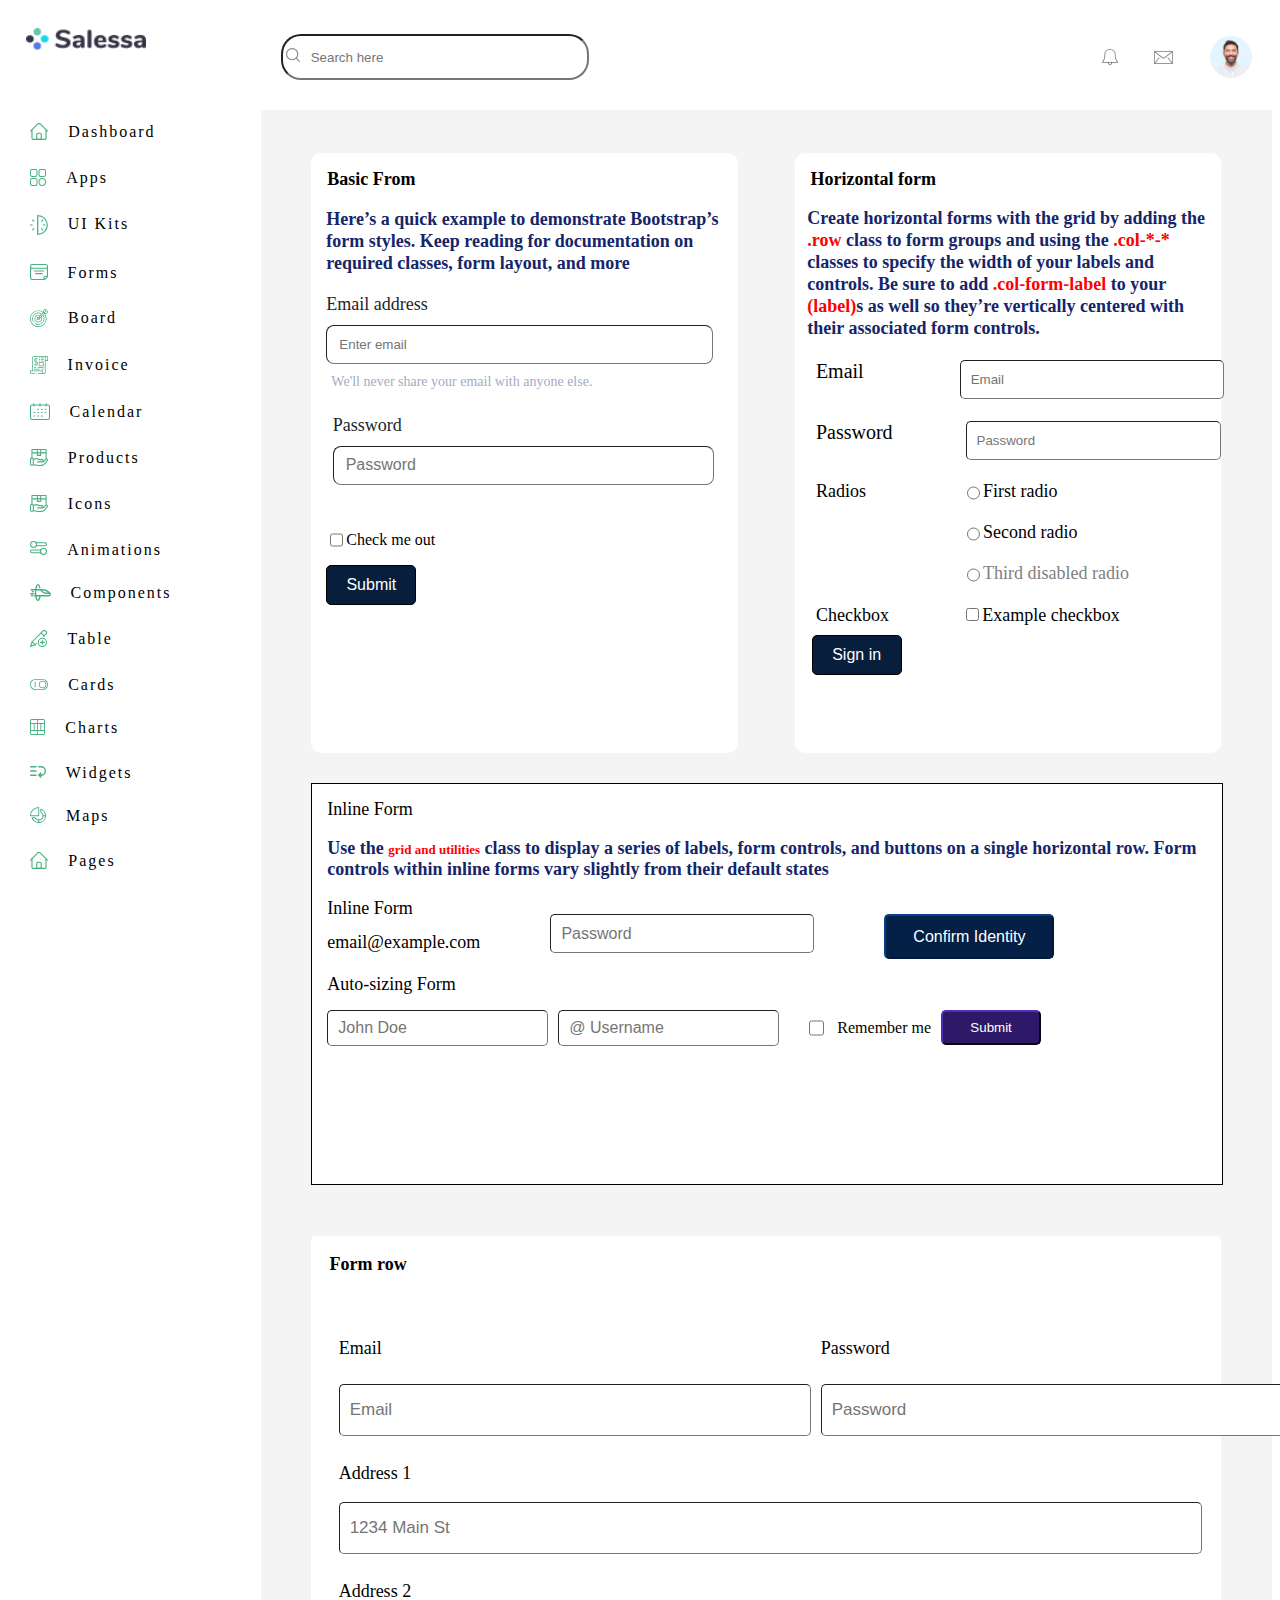
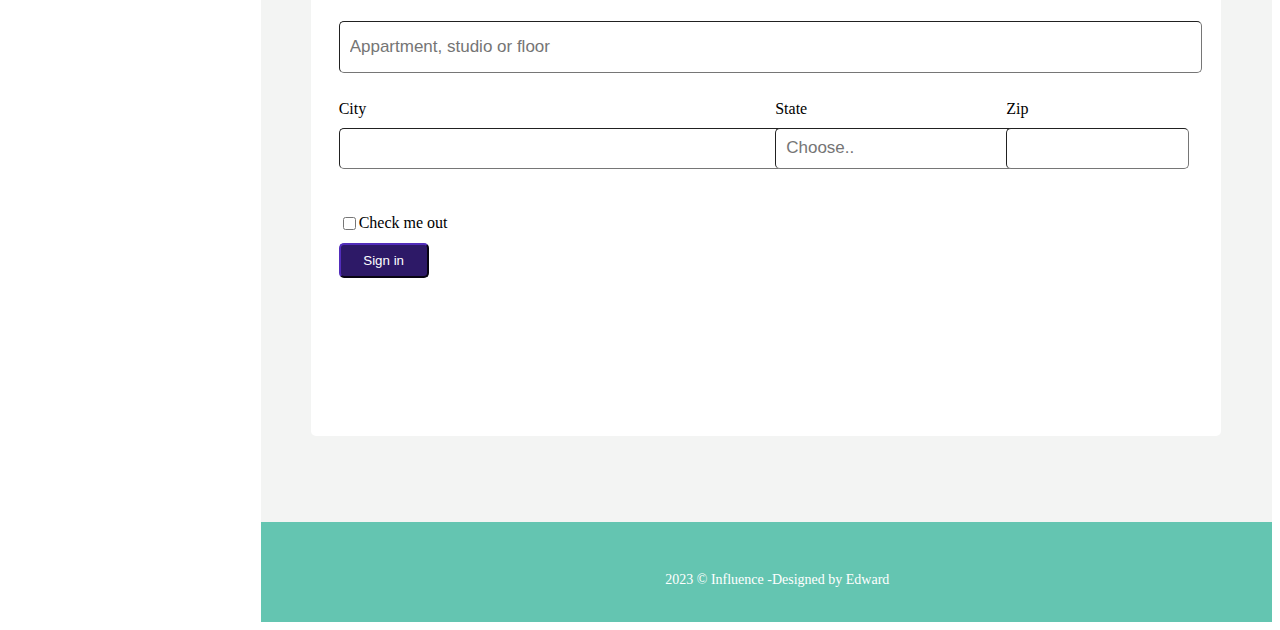
<file: forms.html>
<!DOCTYPE html>
<html lang="en">

<head>
  <meta charset="UTF-8">
  <meta name="viewport" content="width=device-width, initial-scale=1.0">

  <link rel="stylesheet" href="./css/index.css">
  <link rel="stylesheet" href="./css/forms.css">
  <link rel="stylesheet" href="./css/invoice.css">
  <link rel="stylesheet" href="./css/maps.css">
  <link rel="stylesheet" href="./css/pages.css">
  <title>Forms</title>
</head>

<body>
  <header>
    <div class="header">
      <div class="first-box">
        <img src="./images/icons/icon_search.svg">
        <input type="text" placeholder="       Search here">

      </div>

      <div class="second-box">
        <div><img src="./images/bell.svg"></div>
        <div><img src="./images/msg.svg"></div>
        <div><img src="./images/client_img.png"></div>
      </div>
    </div>
  </header>
  <!-- SIDEBAR  -->
  <div class="sidenav">
    <div class="logo">
      <a href="./index.html"><img src="./images/logo.png"></a>
    </div>
    <div class="sidebar-link">
      <div>
        <img src="./images/icons/dashboard.svg">
      </div>
      <div>
        <a href="./index.html">Dashboard</a>
      </div>
    </div>

    <div class="sidebar-link">
      <div>
        <img src="./images/icons/2.svg">
      </div>
      <div>
        <a href="#">Apps</a>
      </div>
    </div>
    <div class="sidebar-link">
      <div>
        <img src="./images/icons/3.svg">
      </div>
      <div>
        <a href="#">UI Kits</a>
      </div>
    </div>
    <div class="sidebar-link">
      <div>
        <img src="./images/icons/4.svg">
      </div>
      <div>
        <a href="./forms.html">Forms</a>
      </div>
    </div>
    <div class="sidebar-link">
      <div>
        <img src="./images/icons/5.svg">
      </div>
      <div>
        <a href="#">Board</a>
      </div>
    </div>
    <div class="sidebar-link">
      <div>
        <img src="./images/icons/6.svg">
      </div>
      <div>
        <a href="./invoice.html">Invoice</a>
      </div>
    </div>
    <div class="sidebar-link">
      <div>
        <img src="./images/icons/7.svg">
      </div>
      <div>
        <a href="#">Calendar</a>
      </div>
    </div>
    <div class="sidebar-link">
      <div>
        <img src="./images/icons/8.svg">
      </div>
      <div>
        <a href="#">Products</a>
      </div>
    </div>
    <div class="sidebar-link">
      <div>
        <img src="./images/icons/8.svg">
      </div>
      <div>
        <a href="#">Icons</a>
      </div>
    </div>
    <div class="sidebar-link">
      <div>
        <img src="./images/icons/9.svg">
      </div>
      <div>
        <a href="#">Animations</a>
      </div>
    </div>
    <div class="sidebar-link">
      <div>
        <img src="./images/icons/10.svg">
      </div>
      <div>
        <a href="#">Components</a>
      </div>
    </div>
    <div class="sidebar-link">
      <div>
        <img src="./images/icons/11.svg">
      </div>
      <div>
        <a href="#">Table</a>
      </div>
    </div>
    <div class="sidebar-link">
      <div>
        <img src="./images/icons/12.svg">
      </div>
      <div>
        <a href="#">Cards</a>
      </div>
    </div>
    <div class="sidebar-link">
      <div>
        <img src="./images/icons/13.svg">
      </div>
      <div>
        <a href="#">Charts</a>
      </div>
    </div>
    <div class="sidebar-link">
      <div>
        <img src="./images/icons/14.svg">
      </div>
      <div>
        <a href="#">Widgets</a>
      </div>
    </div>
    <div class="sidebar-link">
      <div>
        <img src="./images/icons/15.svg">
      </div>
      <div>
        <a href="./maps.html">Maps</a>
      </div>
    </div>
    <div class="sidebar-link">
      <div>
        <img src="./images/icons/dashboard.svg">
      </div>
      <div>
        <a href="./page.html">Pages</a>
      </div>
    </div>
  </div>

  <!-- FORM -->
  <div class="f-form">
    <div class="f-form1">

      <div class="f-form1-first">
        <div class="f-basic-form">Basic From</div>
        <div class="f-basic-form-p1">
          <p>Here’s a quick example to demonstrate Bootstrap’s form styles.
            Keep reading for documentation on required classes, form layout, and more</p>
        </div>

        <div class="f-email1">
          <label>Email address</label>
          <input type="text" placeholder="Enter email">
          <small>We'll never share your email with anyone else.</small>
        </div>
        <div class="f-password1">
          <label>Password</label>
          <input type="password" placeholder="Password">
        </div>
        <div class="f-bottom-form">
          <div>
            <input type="checkbox">
            <p>Check me out</p>
          </div>
          <button class="f-submit1">Submit</button>
        </div>
      </div>

      <div class="f-form1-second">
        <div class="f-form1-second-horizontal-form">Horizontal form</div>
        <p>
          Create horizontal forms with the grid by adding the
          <span style="color: red;">.row</span> class to form groups and using the
         <span  style="color: red;">.col-*-*</span>  classes to specify the width of your labels and controls.
          Be sure to add <span  style="color: red;">.col-form-label</span> to your <span  style="color: red;">(label)</span>s as well so they’re
          vertically centered with their associated form controls.
        </p>

        <div class="f-email2">
          <div><label>Email</label></div>
          <div><input type="email" placeholder="Email"></div>
        </div>

        <div class="f-password2">
          <label>Password</label>
          <input type="email" placeholder="Password">
        </div>

        <div class="f-radios2">
          <div>Radios</div>
          <div class="radio2-column">
           <div style="display: flex;"> <input type="radio"> <label>First radio</label> </div>  

           <div style="display: flex;"> <input type="radio"> <label>Second radio</label> </div>  

           <div style="display: flex;"> <input class="grey" type="radio"> <label style="color: gray;">Third disabled radio</label> </div>  
          </div>
        </div>

        <div class="f-checkbox-box">
          <label>
            Checkbox
          </label>
          <input style="margin-left: 18%;" type="checkbox"><label>Example checkbox</label>
        </div>
        <button style="margin-left: 4%; margin-top: 2%;" class="f-submit1">Sign in</button>
      </div>
    </div>

    <!-- Horizontal Form  -->
    <div class="f-form2">
      <div class="f-inline-form">Inline Form</div>
      <div class="inline-form-p">
        <p>Use the <span>grid and utilities</span> class to display a series of labels, form controls, and buttons on a
          single horizontal row. Form controls
          within inline forms vary slightly from their default states</p>
      </div>
      <div class="f-inline-form" style="font-weight: 100px;">
        Inline Form
      </div>

      <div class="f-confirm-identity">
        <p>email@example.com</p>
        <input type="password" placeholder="Password">
        <button>Confirm Identity </button>
      </div>

      <div class="f-inline-form">
        Auto-sizing Form
      </div>

      <div class="f-Auto-sizing-form">
        <input type="text" placeholder="John Doe">
        <input type="text" placeholder="@ Username">
        <input class="f-checkbox" type="checkbox"> Remember me
        <button class="f-submit-button">Submit</button>
      </div>
    </div>


    <div class="f-form3">
      <div class="f-form-row3">Form row</div>
      <div class="f-email-password">
        <div class="f-email3">
          <label>Email</label>
          <input type="text/numbers" placeholder="Email">
        </div>

        <div class="f-password3">
          <label>Password</label>
          <input type="password" placeholder="Password">
        </div>
      </div>

      <div class="f-address3">
        <label>Address 1</label>
        <input type="number/text" placeholder="1234 Main St">
      </div>
      <div class="f-address3">
        <label>Address 2</label>
        <input type="text" placeholder="Appartment, studio or floor">
      </div>

      <div class="f-city-state-zip">
        <div>
          <label class="f-form-row-last">City</label>
          <input class="f-form-row-last1" type="text">
        </div>
        <div class="f-form-row-last" style="margin-left: 30%;">
          <label>State</label>
          <input class="f-form-row-last2" type="text" placeholder="Choose..">
        </div>
        <div class="f-form-row-last" style="margin-left: 0;">
          <label>Zip</label>
          <input class="f-form-row-last3" type="text">
        </div>
      </div>

      <div class="f-checkbox-last">
        <div>
          <input type="checkbox"> Check me out
        </div>
        <button class="f-submit-button"> Sign in</button>
      </div>
    </div>
  </div>


  <!-- FOOTER -->
  <footer>
    <p>
      2023 &#169; Influence -Designed by Edward
    </p>
  </footer>
</body>

</html>
</file>
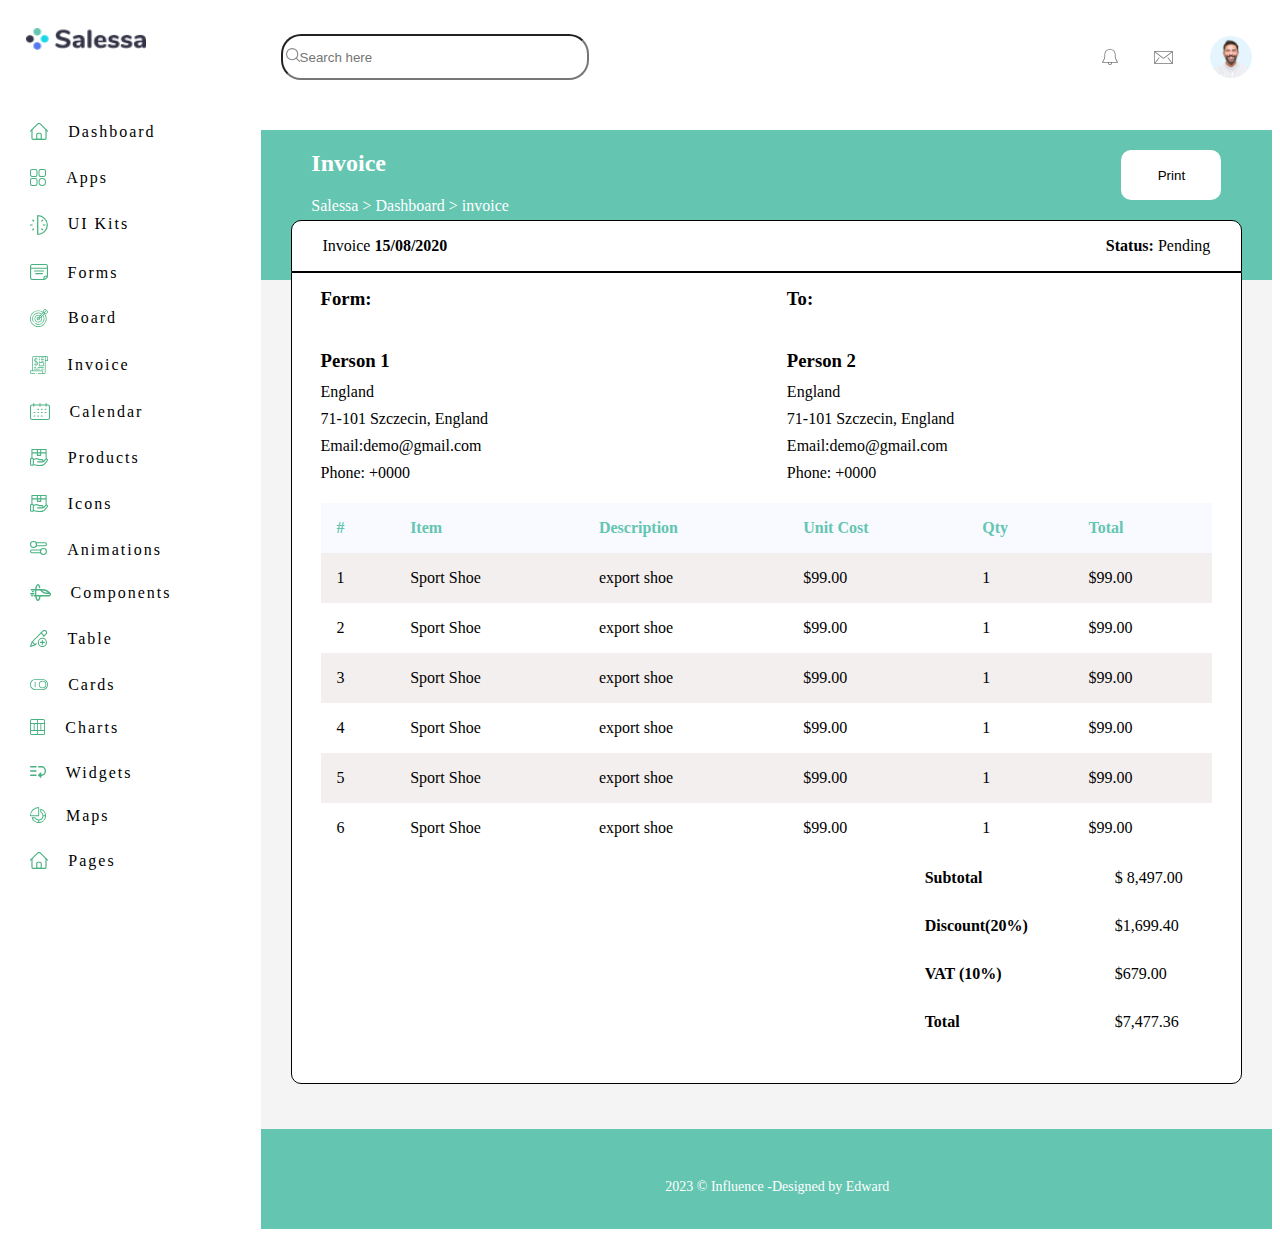
<file: invoice.html>
<!DOCTYPE html>
<html lang="en">

<head>
  <meta charset="UTF-8">
  <meta name="viewport" content="width=device-width, initial-scale=1.0">
  
  <link rel="stylesheet" href="./css/index.css">
  <link rel="stylesheet" href="./css/forms.css">
  <link rel="stylesheet" href="./css/invoice.css">
  <link rel="stylesheet" href="./css/maps.css">
  <link rel="stylesheet" href="./css/pages.css">
  
  <title>Invoice</title>
</head>

<body>
  <header>
    <div class="header">
      <div class="first-box">
        <img src="./images/icons/icon_search.svg">
        <input type="text" placeholder="    Search here">

      </div>

      <div class="second-box">
        <div><img src="./images/bell.svg"></div>
        <div><img src="./images/msg.svg"></div>
        <div><img src="./images/client_img.png"></div>
      </div>
    </div>
  </header>
  <!-- SIDEBAR  -->
  <div class="sidenav">
    <div class="logo">
      <a href="./index.html"><img src="./images/logo.png"></a>
    </div>
    <div class="sidebar-link">
      <div>
        <img src="./images/icons/dashboard.svg">
      </div>
      <div>
        <a href="./index.html">Dashboard</a>
      </div>
    </div>

    <div class="sidebar-link">
      <div>
        <img src="./images/icons/2.svg">
      </div>
      <div>
        <a href="#">Apps</a>
      </div>
    </div>
    <div class="sidebar-link">
      <div>
        <img src="./images/icons/3.svg">
      </div>
      <div>
        <a href="#">UI Kits</a>
      </div>
    </div>
    <div class="sidebar-link">
      <div>
        <img src="./images/icons/4.svg">
      </div>
      <div>
        <a href="./forms.html">Forms</a>
      </div>
    </div>
    <div class="sidebar-link">
      <div>
        <img src="./images/icons/5.svg">
      </div>
      <div>
        <a href="#">Board</a>
      </div>
    </div>
    <div class="sidebar-link">
      <div>
        <img src="./images/icons/6.svg">
      </div>
      <div>
        <a href="./invoice.html">Invoice</a>
      </div>
    </div>
    <div class="sidebar-link">
      <div>
        <img src="./images/icons/7.svg">
      </div>
      <div>
        <a href="#">Calendar</a>
      </div>
    </div>
    <div class="sidebar-link">
      <div>
        <img src="./images/icons/8.svg">
      </div>
      <div>
        <a href="#">Products</a>
      </div>
    </div>
    <div class="sidebar-link">
      <div>
        <img src="./images/icons/8.svg">
      </div>
      <div>
        <a href="#">Icons</a>
      </div>
    </div>
    <div class="sidebar-link">
      <div>
        <img src="./images/icons/9.svg">
      </div>
      <div>
        <a href="#">Animations</a>
      </div>
    </div>
    <div class="sidebar-link">
      <div>
        <img src="./images/icons/10.svg">
      </div>
      <div>
        <a href="#">Components</a>
      </div>
    </div>
    <div class="sidebar-link">
      <div>
        <img src="./images/icons/11.svg">
      </div>
      <div>
        <a href="#">Table</a>
      </div>
    </div>
    <div class="sidebar-link">
      <div>
        <img src="./images/icons/12.svg">
      </div>
      <div>
        <a href="#">Cards</a>
      </div>
    </div>
    <div class="sidebar-link">
      <div>
        <img src="./images/icons/13.svg">
      </div>
      <div>
        <a href="#">Charts</a>
      </div>
    </div>
    <div class="sidebar-link">
      <div>
        <img src="./images/icons/14.svg">
      </div>
      <div>
        <a href="#">Widgets</a>
      </div>
    </div>
    <div class="sidebar-link">
      <div>
        <img src="./images/icons/15.svg">
      </div>
      <div>
        <a href="./maps.html">Maps</a>
      </div>
    </div>
    <div class="sidebar-link">
      <div>
        <img src="./images/icons/dashboard.svg">
      </div>
      <div>
        <a href="./page.html">Pages</a>
      </div>
    </div>
  </div>
  <!--Calender -->
  <div class="invoice">
    <div class="main-invoice">
      <div class="main-invoice-header">
        <div>
          <h2> Invoice</h2>
          <p>Salessa > Dashboard > invoice</p>
        </div>
        <div class="print-btn">
          <button>Print</button>
        </div>
      </div>
      <div class="main-invoice-miniheader">
        <div>Invoice<span style="font-weight: bold;"> 15/08/2020</span></div>
        <div><span style="font-weight: bold;">Status:</span> Pending</div>
      </div>
      <div class="main-invoice-body">
        <div class="mib-head">
          <div>
            <h3>Form:</h3><br>
            <h3>Person 1</h3>
            <p>England</p>
            <p>71-101 Szczecin, England</p>
            <p>Email:demo@gmail.com</p>
            <p>Phone: +0000</p>
          </div>
          <div>
            <h3>To:</h3><br>
            <h3>Person 2</h3>
            <p>England</p>
            <p>71-101 Szczecin, England</p>
            <p>Email:demo@gmail.com</p>
            <p>Phone: +0000</p>
          </div>
        </div>

        <table class="invoice-table">
          <tr>
            <th>#</th>
            <th>Item</th>
            <th>Description</th>
            <th>Unit Cost</th>
            <th>Qty</th>
            <th>Total</th>
          </tr>
          <tr>
            <td>1</td>
            <td>Sport Shoe</td>
            <td>export shoe</td>
            <td>$99.00</td>
            <td>1</td>
            <td>$99.00</td>
          </tr>
          <tr>
            <td>2</td>
            <td>Sport Shoe</td>
            <td>export shoe</td>
            <td>$99.00</td>
            <td>1</td>
            <td>$99.00</td>
          </tr>
          <tr>
            <td>3</td>
            <td>Sport Shoe</td>
            <td>export shoe</td>
            <td>$99.00</td>
            <td>1</td>
            <td>$99.00</td>
          </tr>
          <tr>
            <td>4</td>
            <td>Sport Shoe</td>
            <td>export shoe</td>
            <td>$99.00</td>
            <td>1</td>
            <td>$99.00</td>
          </tr>
          <tr>
            <td>5</td>
            <td>Sport Shoe</td>
            <td>export shoe</td>
            <td>$99.00</td>
            <td>1</td>
            <td>$99.00</td>
          </tr>
          <tr>
            <td>6</td>
            <td>Sport Shoe</td>
            <td>export shoe</td>
            <td>$99.00</td>
            <td>1</td>
            <td>$99.00</td>
          </tr>
        </table>
        
        <!-- SUB-TOTAL -->
        <div>
          <table class="sub-total">
            <tr>
              <td class="st-left">Subtotal</td>
              <td class="st-right">$ 8,497.00</td>
            </tr>
            <tr>
              <td class="st-left">Discount(20%)</td>
              <td class="st-right">$1,699.40</td>
            </tr>
            <tr>
              <td class="st-left">VAT (10%) </td>
              <td>$679.00</td>
            </tr>
            <tr>
              <td class="st-left">Total</td>
              <td>$7,477.36</td>
            </tr>
          </table>
        </div>
      </div>
    </div>
  </div>
  <!-- Footer -->
  <footer>
    <p>
      2023 &#169; Influence -Designed by Edward
    </p>
  </footer>
</body>

</html>
</file>
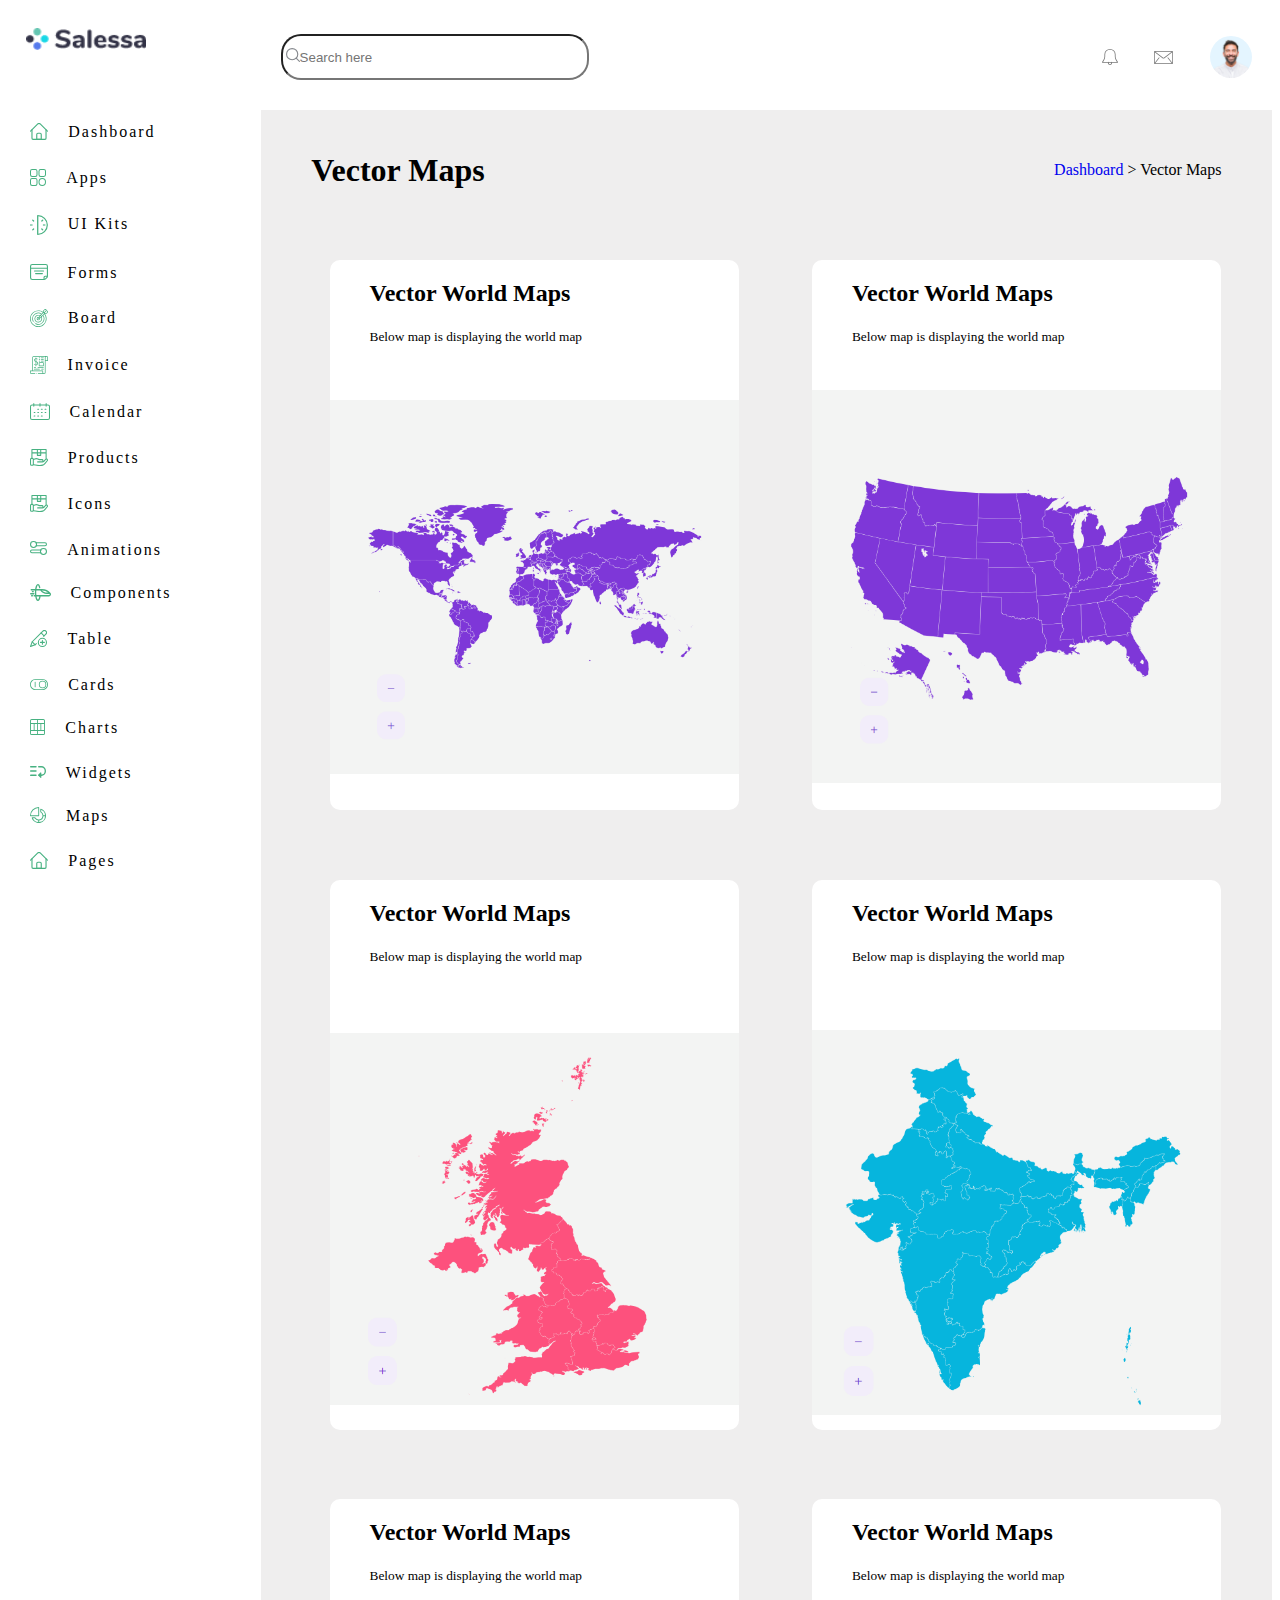
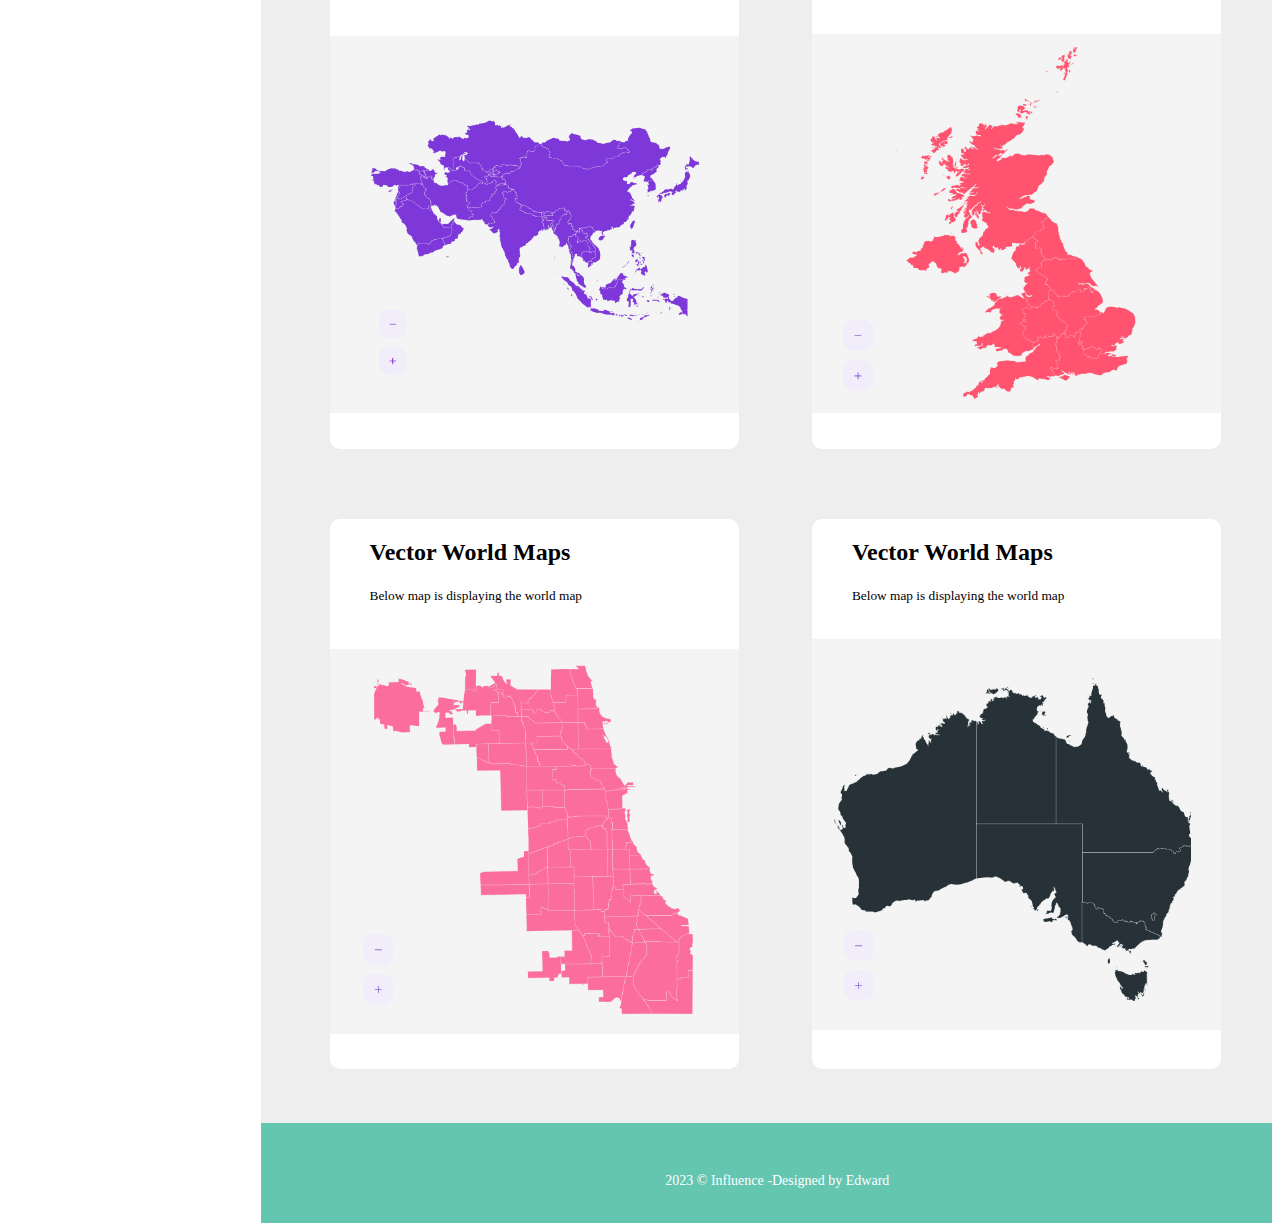
<file: maps.html>
<!DOCTYPE html>
<html lang="en">

<head>
  <meta charset="UTF-8">
  <meta name="viewport" content="width=device-width, initial-scale=1.0">

  <link rel="stylesheet" href="./css/index.css">
  <link rel="stylesheet" href="./css/forms.css">
  <link rel="stylesheet" href="./css/invoice.css">
  <link rel="stylesheet" href="./css/maps.css">
  <link rel="stylesheet" href="./css/pages.css">

  <title>Maps</title>
</head>

<body>
  <!-- HEADER  -->
  <header>
    <div class="header">
      <div class="first-box">
        <img src="./images/icons/icon_search.svg">
        <input type="text" placeholder="    Search here">
      </div>
      <div class="second-box">
        <div><img src="./images/bell.svg"></div>
        <div><img src="./images/msg.svg"></div>
        <div><img src="./images/client_img.png"></div>
      </div>
    </div>
  </header>
  <!-- <div class="header2">
    <div class="header2-left">
      <p>
      <h3>Dashboard</h3>
      </p>
      <p>Salessa > Dashboard > Sales</p>
    </div>
    <div class="button-box">
      <button class="button">Create Report</button>
    </div>
  </div> -->

  <!-- SIDEBAR  -->
  <div class="sidenav">
    <div class="logo">
      <a href="./index.html"><img src="./images/logo.png"></a>
    </div>
    <div class="sidebar-link">
      <div>
        <img src="./images/icons/dashboard.svg">
      </div>
      <div>
        <a href="./index.html">Dashboard</a>
      </div>
    </div>

    <div class="sidebar-link">
      <div>
        <img src="./images/icons/2.svg">
      </div>
      <div>
        <a href="#">Apps</a>
      </div>
    </div>
    <div class="sidebar-link">
      <div>
        <img src="./images/icons/3.svg">
      </div>
      <div>
        <a href="#">UI Kits</a>
      </div>
    </div>
    <div class="sidebar-link">
      <div>
        <img src="./images/icons/4.svg">
      </div>
      <div>
        <a href="./forms.html">Forms</a>
      </div>
    </div>
    <div class="sidebar-link">
      <div>
        <img src="./images/icons/5.svg">
      </div>
      <div>
        <a href="#">Board</a>
      </div>
    </div>
    <div class="sidebar-link">
      <div>
        <img src="./images/icons/6.svg">
      </div>
      <div>
        <a href="./invoice.html">Invoice</a>
      </div>
    </div>
    <div class="sidebar-link">
      <div>
        <img src="./images/icons/7.svg">
      </div>
      <div>
        <a href="#">Calendar</a>
      </div>
    </div>
    <div class="sidebar-link">
      <div>
        <img src="./images/icons/8.svg">
      </div>
      <div>
        <a href="#">Products</a>
      </div>
    </div>
    <div class="sidebar-link">
      <div>
        <img src="./images/icons/8.svg">
      </div>
      <div>
        <a href="#">Icons</a>
      </div>
    </div>
    <div class="sidebar-link">
      <div>
        <img src="./images/icons/9.svg">
      </div>
      <div>
        <a href="#">Animations</a>
      </div>
    </div>
    <div class="sidebar-link">
      <div>
        <img src="./images/icons/10.svg">
      </div>
      <div>
        <a href="#">Components</a>
      </div>
    </div>
    <div class="sidebar-link">
      <div>
        <img src="./images/icons/11.svg">
      </div>
      <div>
        <a href="#">Table</a>
      </div>
    </div>
    <div class="sidebar-link">
      <div>
        <img src="./images/icons/12.svg">
      </div>
      <div>
        <a href="#">Cards</a>
      </div>
    </div>
    <div class="sidebar-link">
      <div>
        <img src="./images/icons/13.svg">
      </div>
      <div>
        <a href="#">Charts</a>
      </div>
    </div>
    <div class="sidebar-link">
      <div>
        <img src="./images/icons/14.svg">
      </div>
      <div>
        <a href="#">Widgets</a>
      </div>
    </div>
    <div class="sidebar-link">
      <div>
        <img src="./images/icons/15.svg">
      </div>
      <div>
        <a href="./maps.html">Maps</a>
      </div>
    </div>
    <div class="sidebar-link">
      <div>
        <img src="./images/icons/dashboard.svg">
      </div>
      <div>
        <a href="./page.html">Pages</a>
      </div>
    </div>
  </div>

  </div>

  <!-- MAPS -->
  <div class="m-maps">
    <div class="m-vector-maps">
      <h1>Vector Maps</h1>
      <p style="font-weight: 540;"> <a style="text-decoration: none;" href="./dashboard.html">Dashboard</a> > Vector Maps</p>
    </div>

    <div class="m-first-row">
      <div class="m-first-left-header-body">
        <div class="m-header-left">
          <h2>Vector World Maps</h2>
          <small>Below map is displaying the world map</small>
        </div>
        <div class="m-img-box">
          <img style="margin-top: -10px;" class="m-img" src="./images/Maps/1.png">
        </div>
      </div>
      <div class="m-first-right-header-body">
        <div class="m-header-left">
          <h2>Vector World Maps</h2>
          <small>Below map is displaying the world map</small>
        </div>
        <div class="m-img-box">
          <img style="margin-top: -20px;" class="m-img" src="./images/Maps/2.png">
        </div>
      </div>
    </div>
    <div class="m-first-row">
      <div class="m-first-left-header-body">
        <div class="m-header-left">
          <h2>Vector World Maps</h2>
          <small>Below map is displaying the world map</small>
        </div>
        <div class="m-img-box">
          <img style="margin-top: 3px;" class="m-img" src="./images/Maps/3.png">
        </div>
      </div>
      <div class="m-first-right-header-body">
        <div class="m-header-left">
          <h2>Vector World Maps</h2>
          <small>Below map is displaying the world map</small>
        </div>
        <div class="m-img-box">
          <img class="m-img" src="./images/Maps/4.png">
        </div>
      </div>
    </div>
    <div class="m-first-row">
      <div class="m-first-left-header-body">
        <div class="m-header-left">
          <h2>Vector World Maps</h2>
          <small>Below map is displaying the world map</small>
        </div>
        <div class="m-img-box">
          <img style="margin-top: -13px;" class="m-img" src="./images/Maps/5.png">
        </div>
      </div>
      <div class="m-first-right-header-body">
        <div class="m-header-left">
          <h2>Vector World Maps</h2>
          <small>Below map is displaying the world map</small>
        </div>
        <div class="m-img-box">
          <img style="margin-top: -15px;" class="m-img" src="./images/Maps/6.png">
        </div>
      </div>
    </div>
    <div class="m-first-row">
      <div class="m-first-left-header-body">
        <div class="m-header-left">
          <h2>Vector World Maps</h2>
          <small>Below map is displaying the world map</small>
        </div>
        <div class="m-img-box">
          <img style="margin-top: -20px;" class="m-img" src="./images/Maps/7.png">
        </div>
      </div>
      <div class="m-first-right-header-body">
        <div class="m-header-left">
          <h2>Vector World Maps</h2>
          <small>Below map is displaying the world map</small>
        </div>
        <div >
          <img style="margin-top: -30px;" class="m-img" src="./images/Maps/8.png">
        </div>
      </div>
    </div>

  </div>

  <!-- FOOTER  -->
  <footer>
    <p>
      2023 &#169; Influence -Designed by Edward
    </p>
  </footer>
</body>

</html>
</file>
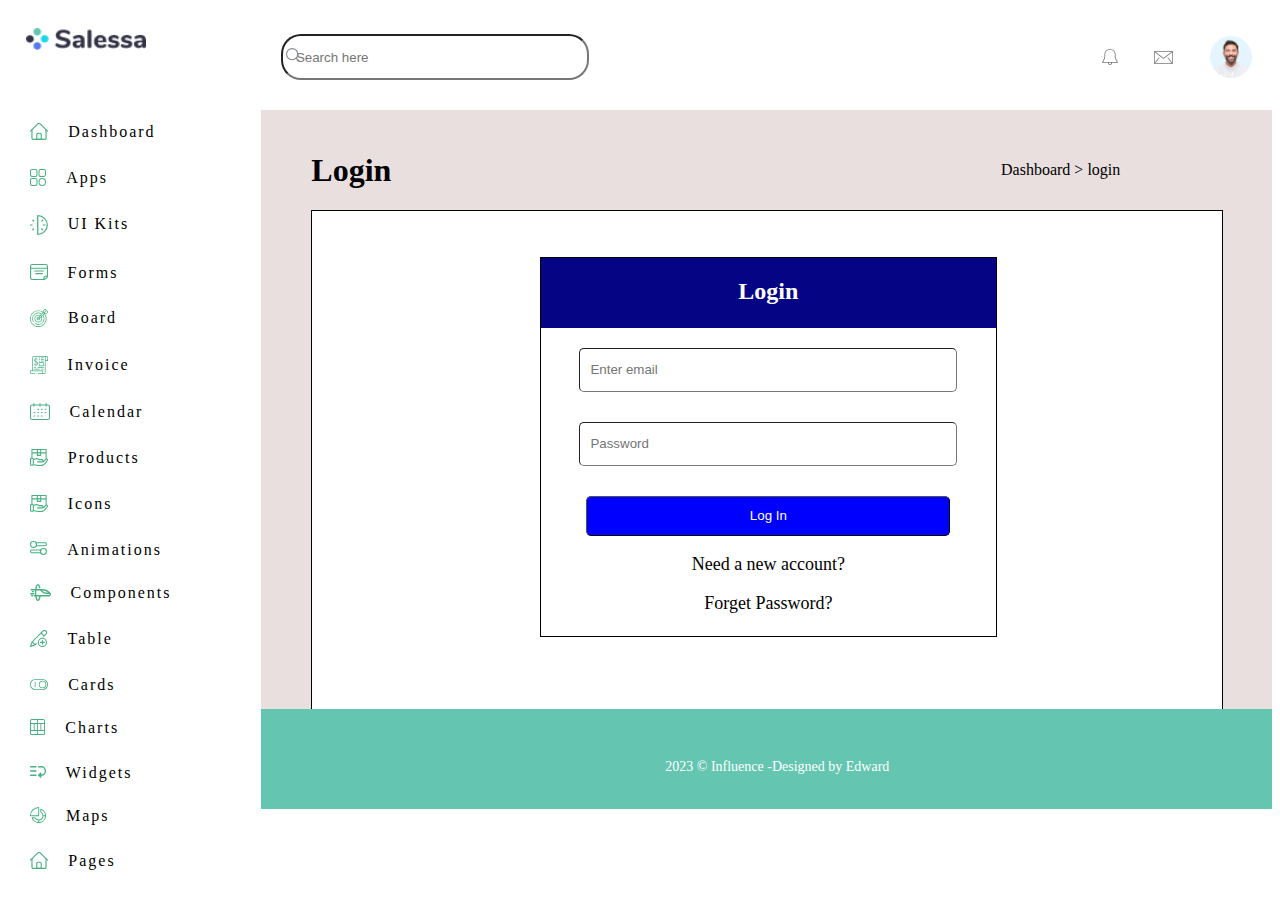
<file: page.html>
<!DOCTYPE html>
<html lang="en">

<head>
  <meta charset="UTF-8">
  <meta name="viewport" content="width=device-width, initial-scale=1.0">
  <title>Pages</title>
  <link rel="stylesheet" href="./css/index.css">
  <link rel="stylesheet" href="./css/forms.css">
  <link rel="stylesheet" href="./css/invoice.css">
  <link rel="stylesheet" href="./css/maps.css">
  <link rel="stylesheet" href="./css/pages.css">
</head>

<body>
  <!-- HEADER  -->
  <header>
    <div class="header">
      <div class="first-box">
        <img src="./images/icons/icon_search.svg">
        <input type="text" placeholder="   Search here">
      </div>
      <div class="second-box">
        <div><img src="./images/bell.svg"></div>
        <div><img src="./images/msg.svg"></div>
        <div><img src="./images/client_img.png"></div>
      </div>
    </div>
  </header>
  <!-- SIDEBAR  -->
  <div class="sidenav">
    <div class="logo">
      <a href="./index.html"><img src="./images/logo.png"></a>
    </div>
    <div class="sidebar-link">
      <div>
        <img src="./images/icons/dashboard.svg">
      </div>
      <div>
        <a href="./index.html">Dashboard</a>
      </div>
    </div>

    <div class="sidebar-link">
      <div>
        <img src="./images/icons/2.svg">
      </div>
      <div>
        <a href="#">Apps</a>
      </div>
    </div>
    <div class="sidebar-link">
      <div>
        <img src="./images/icons/3.svg">
      </div>
      <div>
        <a href="#">UI Kits</a>
      </div>
    </div>
    <div class="sidebar-link">
      <div>
        <img src="./images/icons/4.svg">
      </div>
      <div>
        <a href="./forms.html">Forms</a>
      </div>
    </div>
    <div class="sidebar-link">
      <div>
        <img src="./images/icons/5.svg">
      </div>
      <div>
        <a href="#">Board</a>
      </div>
    </div>
    <div class="sidebar-link">
      <div>
        <img src="./images/icons/6.svg">
      </div>
      <div>
        <a href="./invoice.html">Invoice</a>
      </div>
    </div>
    <div class="sidebar-link">
      <div>
        <img src="./images/icons/7.svg">
      </div>
      <div>
        <a href="#">Calendar</a>
      </div>
    </div>
    <div class="sidebar-link">
      <div>
        <img src="./images/icons/8.svg">
      </div>
      <div>
        <a href="#">Products</a>
      </div>
    </div>
    <div class="sidebar-link">
      <div>
        <img src="./images/icons/8.svg">
      </div>
      <div>
        <a href="#">Icons</a>
      </div>
    </div>
    <div class="sidebar-link">
      <div>
        <img src="./images/icons/9.svg">
      </div>
      <div>
        <a href="#">Animations</a>
      </div>
    </div>
    <div class="sidebar-link">
      <div>
        <img src="./images/icons/10.svg">
      </div>
      <div>
        <a href="#">Components</a>
      </div>
    </div>
    <div class="sidebar-link">
      <div>
        <img src="./images/icons/11.svg">
      </div>
      <div>
        <a href="#">Table</a>
      </div>
    </div>
    <div class="sidebar-link">
      <div>
        <img src="./images/icons/12.svg">
      </div>
      <div>
        <a href="#">Cards</a>
      </div>
    </div>
    <div class="sidebar-link">
      <div>
        <img src="./images/icons/13.svg">
      </div>
      <div>
        <a href="#">Charts</a>
      </div>
    </div>
    <div class="sidebar-link">
      <div>
        <img src="./images/icons/14.svg">
      </div>
      <div>
        <a href="#">Widgets</a>
      </div>
    </div>
    <div class="sidebar-link">
      <div>
        <img src="./images/icons/15.svg">
      </div>
      <div>
        <a href="./maps.html">Maps</a>
      </div>
    </div>
    <div class="sidebar-link">
      <div>
        <img src="./images/icons/dashboard.svg">
      </div>
      <div>
        <a href="./page.html">Pages</a>
      </div>
    </div>
  </div>
  <!-- LOGIN PAGE -->
  <div class="l-login-page">
    <div class="l-header">
      <h1>Login</h1>
      <p>Dashboard > login </p>
    </div>
    <div class="l-form">
      <div class="l-form-main">
        <h2>Login</h2>
        <div class="l-login">
          <input type="text" placeholder="Enter email">
          <input type="password" placeholder="Password">
          <button class="l-login-button">Log In</button>
        </div>
        <p class="m-maps-p">Need a new account?</p>
        <p class="m-maps-p">Forget Password?</p>
      </div>
    </div>
  </div>
  <!-- Footer -->
  <footer>
    <p>
      2023 &#169; Influence -Designed by Edward
    </p>
  </footer>
</body>

</html>
</file>
<file: css/index.css>
body {
  font-style: Arial, Helvetica, sans-serif;
  /* word-spacing: 10px; */
}
a{
  text-decoration: none;
}
/* HEADER */
.header {
  /* border: 1px solid black; */
  width: 80%;
  height: 102px;
  margin-left: 20%;
  display: flex;
  flex-direction: row;
  justify-content: center;
  align-items: center;
  justify-content: space-between;
}

.first-box {
  width: 300px;
  height: 80px;
  margin-left: 20px;
}

.first-box input {
  width: 300px;
  height: 40px;
  margin-top: 15px;
  border-radius: 20px;
}

.first-box img {
  margin-top: 29px;
  margin-left: 5px;
  position: absolute;
}

.second-box {
  display: flex;
  justify-content: space-between;
  align-items: center;
  margin-right: 20px;
  width: 150px;
  height: 40px;
  cursor: pointer;
}

.header2 {
  background-color: #64c5b1;
  width: 80%;
  margin-left: 20%;
  height: 160px;
  display: flex;
  flex-direction: row;
  justify-content: space-between;
  align-items: center;
}

.header2-left {
  margin-left: 20px;
  color: #ffff;
  cursor: pointer;
}

.button-box {
  width: 200px;
  height: 100px;
}

.button {
  border: none;
  border-radius: 10px;
  background-color: #ffff;
  width: 150px;
  height: 50px;
  margin-top: 12.5%;
  margin-left: 30px;
  text-align: center;
  color: #101038;
  cursor: pointer;
  transition: 0.15ms ease-in-out;
}

.button:hover {
  background-color: rgb(86, 86, 255);
  color: white;
  border: none;
  transition: 0.15ms ease-in-out;
}

/* FORM ON THE RIGHT */

.db-first-form {
  background-color: #f1f5fa;
  display: flex;
  flex-direction: row;
  margin-left: 20%;
  justify-content: space-between;
  height: auto;
}

.db-first-form-lft {
  width: 60%;
  margin-left: 3%;
  height: 550px;
}


.db-second-formbox-rgt {
  /* border: 1px solid black; */
  width: 387px;
  height: 420px;
  margin-left: 5%;
  margin-right: 3%;
}

.db-week-month {
  list-style: none;
  margin: 0;
  padding: 0;
  display: inline-flex
}

.db-week-month li {
  margin: 10px;
  padding: 10px;
}

.db-box1 {
  margin-top: -40px;
  height: 80px;
  display: flex;
  background-color: #ffff;
  justify-content: space-between;
  border-top-right-radius: 10px;
  border-top-left-radius: 10px;
}

.db-revenue-box {
  padding-left: 25px;
  margin-top: -10px;
}

.db-box1 div {
  display: block;
  padding-top: 20px;
}

.db-first-form-bottom-lft {
  height: 252px;
  border-bottom-left-radius: 10px;
  border-bottom-right-radius: 10px;
  background-color: white;
}

.db-first-form-bottom-lft img {
  width: 100%;
  object-fit: contain;
}

/* form on the top right */
.db-second-form-topright {
  width: 350px;
  height: 550px;
  margin-right: 30px;
}

/* .topright-header{
  border: 2px solid rgb(6, 6, 170);
  width: 250px;
 }   */

.db-content1 {
  width: 100%;
  height: 70px;
  display: flex;
  margin-top: -40px;
  background-color: #ffff;
  border-top-right-radius: 10px;
  border-top-left-radius: 10px;
}

.db-h3 {
  display: block;
  margin-left: 20px;
}

.db-h3 h3 {
  width: 130px;
}

.db-three-dots {
  display: flex;
  justify-content: space-between;
  margin-left: 169px;
  width: 12px;
  height: 30px;
  margin-top: 12px;
  align-items: center;
  cursor: pointer;
}

.db-dot {
  height: 3px;
  width: 3px;
  background-color: rgb(89, 88, 88);
  border-radius: 50%;
  display: inline-block;
}

.db-img2-box {
  background-color: white;
}

.db-img2 {
  width: 300px;
  height: 300px;
  margin-left: 23px;
}

.db-box-bottom {
  border-bottom-left-radius: 10px;
  border-bottom-right-radius: 10px;
  width: 100%;
  height: 200px;
  display: flex;
  flex-direction: row;
  justify-content: space-between;
  background-color: #202046;
}

.db-box-bottom span {
  color: #64c5b1;
}

.db-box-box-bottom1 {
  color: #c2e6df;
  padding: 20px;
  width: 190px;
}

.db-box-box-bottom1 p {
  width: 100%;
}

.db-box-box-bottom1 h3 {
  font-size: 30px;
  margin-left: 15px;
}

.db-box-box-bottom2 {
  color: #14256a;
  padding: 20px;
}

.db-report-box {
  border: none;
  background-color: white;
  margin-top: 40px;
  height: 150px;
  display: flex;
  flex-direction: row;
  justify-content: space-between;
  align-items: center;
  border-radius: 10px;
  margin-top: 60px;
  line-height: 0;
}

.db-earnings-report-info {
  width: 350px;
  height: 100px;
  padding-left: 50px;
  font-weight: 600px;
  font-size: 19px;
}

.db-earnings-report-info h4 {
  font-size: 26px;
}

.db-earnings-report-info p {
  font-size: 14px;
  color: #64c5b1;
}

.db-earnings-report-button-box {
  width: 200px;
  height: 100px;
  color: #101038;
}

.db-earnings-report-button {
  width: 140px;
  height: 45px;
  background-color: rgb(81, 81, 244);
  color: white;
  border-radius: 10px;
  border: none;
  cursor: pointer;
}

/* .earnings-report-button:hover{
  background-color: white;
} */


/* Second Row (three boxes) */

.db-three-boxes {
  margin-left: 20%;
  /* margin-top: 20px; */
  width: 80%;
  height: 300px;
  display: flex;
  flex-direction: row;
  gap: 10px;
  background-color: #f1f5fa;
}

.db-three-boxes_first,
.db-three-boxes_second,
.db-three-boxes_third {
  /* border: 1px solid black; */
  background-color: white;
  width: 28%;
  height: 250px;
  margin-top: 20px;
  margin-left: 3%;
  border-radius: 10px;
}

.db-three-dot {
  display: flex;
  justify-content: space-between;
  margin-left: 169px;
  width: 12px;
  height: 30px;
  margin-top: 12px;
  align-items: center;
  cursor: pointer;
}

.db-daily-sales-div {
  display: flex;
  justify-content: space-between;
  width: 90%;
  margin-left: 5%;
}

.db-daily-sales-div-img {
  height: 80%;
  margin-top: 25px;
}

.db-daily-sales-div-img img {
  width: 100%;
}

.db-summary-div {
  display: flex;
  justify-content: space-between;
  width: 90%;
  margin-left: 5%;
}

.db-summary-div-img img {
  width: 100%;
}

.db-summary-div,
.db-daily-sales-div {
  font-weight: 700;
}

.db-ul-three-boxes {
  list-style: none;
  padding-left: 5px;
}

.db-ul-three-boxess {
  display: flex;
  flex-direction: row;
}

.db-ul-three-boxess {
  color: #101038;
  font-size: 50px;
  margin-left: 20px;
}

.db-ul-three-boxess img {
  width: 40%;
  height: 60%;
  margin-left: 60px;
  margin-top: 40px;
}

.db-li-three-boxes {
  display: inline-block;
  margin-right: 50px;
  font-size: 14.5px;
}

.db-total-order-p {
  font-weight: 700;
}

.db-today-span {
  width: 50px;
  height: 30px;
  padding: 8px;
  background-color: #f1f5fa;
}

/* Three long boxes */
.db-three-long-boxes {
  width: 80%;
  margin-left: 20%;
  height: 600px;
  display: flex;
  flex-direction: row;
  gap: 10px;
  background-color: #f1f5fa;

}

.db-three-long-boxes_box1,
.db-three-long-boxes_box2,
.db-three-long-boxes_box3 {
  width: 28%;
  height: 95%;
  margin-left: 3%;
  border-radius: 10px;
  background-color: white;
}

.db-three-long-boxes_subbox1,
.db-three-long-boxes_subbox3 {
  display: flex;
  flex-direction: row;
  justify-content: space-between;
  margin-left: 2%;
  margin-right: 2%;
}

.db-three-long-boxes_subbox1,
.db-three-long-boxes_subbox2,
.db-three-long-boxes_subbox3 p {
  font-size: 20px;
  font-weight: 700;
}

.db-long-box-body-info {
  display: flex;
  flex-direction: row;
  justify-content: space-between;
  align-items: center;
  margin-left: 10px;
  margin-right: 10px;
  height: 70px;
}

hr {
  margin-left: 10px;
  margin-right: 10px;
}

.db-item-info {
  line-height: 0;
}

.db-item-info p {
  color: rgb(181, 178, 178);
  font-weight: 530;
  word-spacing: 5px;
}

h5 {
  font-size: 20px;
  /* border: 1px solid black; */
}

.db-budget-info {
  width: 230px;
  height: 70px;
  padding: -10px;
  margin: 0;
  display: flex;
  flex-direction: row;
  justify-content: space-between;
  align-items: center;
  margin-left: 40px;

}

.db-budget-info h5 {
  font-size: 18px;
}

.db-budget-info p {
  font-size: 18px;
  color: rgb(177, 174, 174);
  font-weight: 550;
}

.db-budget-info-p {
  width: 200px;
  margin-left: 40px;
  font-weight: 540;
  color: gray;
  margin-top: -25px;
}

.db-budget-info-bottom {
  /* border: 1px solid black; */
  background-color: #f1f5fa;
  width: 260px;
  height: 240px;
  margin-left: 20px;
  margin-right: 20px;
  padding-left: 20px;
}

.db-budget-info-bottom p {
  padding-top: 15px;
  font-size: 18px;
  color: gray;
  font-weight: 500;
}

.db-budget-info-bottom h4 {
  height: 30px;
  font-size: 54px;
  margin-top: -15px;
  color: #64c5b1;
}

.db-budget-info-bottom span {
  height: 25px;
  width: 50px;
  margin-top: -20px;
  display: block;
  justify-content: center;
  align-items: center;
  color: #64c5b1;
  background-color: rgb(208, 234, 208);
}

.db-button-1 {
  width: 50px;
  height: 30px;
  display: block;
  margin-top: 0;
  margin-left: 0;
  border-radius: 5px;
  background-color: red;
  color: white;
  cursor: pointer;
  transition: ease-in-out 0.2s;
  border: none;
}

.db-button-1:hover {
  box-shadow: 4px 10px 10px rgb(243, 90, 90);
  transition: 0.2s;
}

.db-button-2 {
  border: 1px solid;
  width: 100px;
  height: 30px;
  display: block;
  margin-top: 10px;
  background-color: #567aed;
  color: white;
  margin-top: 10px;
  border-radius: 5px;
  cursor: pointer;
  transition: ease-in-out 0.2s;
}

.db-button-2:hover {
  box-shadow: 4px 10px 10px rgb(134, 134, 235);
  transition: 0.2s;
}

.db-three-long-boxes_box2header {
  display: flex;
  justify-content: space-between;
  align-items: center;
  width: 90%;
  margin-left: 5%;
  margin-right: 5%;
  margin-top: 20px;
}

.db-news-updates {
  margin-left: 10px;
  margin-right: 10px;
}

.db-news-updates p {
  margin-top: -20px;
  color: gray;
  font-weight: 530;
}

.db-dropdown-button select {
  border: none;
  width: 90px;
  height: 30px;
  padding-left: 10px;
  font-size: 12px;
  color: rgb(66, 181, 66);
  background-color: rgb(198, 226, 198);
  outline: none;
}

.db-learn-more {
  border: none;
  width: 100px;
  margin-left: 35%;
  margin-top: 50px;
  outline: none;
  color: rgb(184, 215, 184);
  font-size: 14px;
  font-weight: 550;
}

/* Calendar and Map */
.db-calendar-map {
  width: 80%;
  margin-left: 20%;
  height: 600px;
  display: flex;
  gap: 50px;
  background-color: #f1f5fa;
}

.db-calendar {
  width: 28%;
  height: 85%;
  margin-left: 3%;
  margin-top: 20px;
  border-radius: 10px;
  background-color: white;
}

.db-calendar img {
  height: 80%;
  width: 85%;
  margin-left: 20px;
}

.db-calendar h5 {
  margin-left: 25%;
  cursor: pointer;
}

.db-map {
  /* border: 1px solid black; */
  width: 60%;
  height: 85%;
  margin-top: 20px;
  border-radius: 10px;
  background-color: white;
}

.db-map h5 {
  margin-left: 20px;
}

.db-map img {
  width: 100%;
  height: 80%;
  cursor: pointer;
}

/* Monthly invoices & Top selling products  */
.db-invoices-selling-products {
  margin-left: 20%;
  width: 80%;
  height: 500px;
  /* border: 1px solid black; */
  display: flex;
  gap: 20px;
  background-color: #f1f5fa;
}

.db-monthly-invoices {
  width: 45%;
  margin-left: 3%;
  background-color: white;
  border-radius: 10px;
}

.db-monthly-invoices-header {
  display: flex;
  justify-content: space-between;
  align-items: center;
  /* border: 1px solid black; */
  width: 90%;
  margin-left: 5%;
  margin-bottom: 20px;
  font-size: 18px;
  font-weight: 550;
  margin-top: 10px;
}

.db-Top-selling-products {
  /* border: 1px solid black; */
  width: 45%;
background-color: white;
border-radius: 10px;
}

.db-top-selling-products-header {
  /* border: 1px solid black; */
  display: flex;
  justify-content: space-between;
  align-items: center;
  width:90%;
  margin-left: 5%;
  font-size: 18px;
  font-weight: 550;
  margin-bottom: 20px;
  margin-top: 10px;
}

.db-customers{
  width: 90%;
  border-collapse: collapse;
  cursor: pointer;
  margin-left: 5%;
  margin-right: 5%;
}
.db-customers td, .db-customers th{
  padding: 10px;
  /* border: 1px solid #ddd; */
}
.db-customers th{
  padding-top: 15px;
  padding-bottom: 15px;
  text-align: left;
  background-color: #f8faff;
  color: #64c5b1;
  font-size: 18px;
}
.db-customers td{
  padding-top: 15px;
  padding-bottom: 15px;
  font-weight: 500;
  font-size: 16px;
}
.db-customer{
  color:#bda5f8;
  padding-top: 0px;
}
.db-customer img{
  width: 30px;
  
}
.db-product {
  color:#ffb98a;
}
.db-invoice {
  color:#64c5b1;
}
.db-price {
  color:#97c0ff;
}

/* POPULAR PRODUCTS AND MARKET VALUES  */

.db-products-market-values{
  display: flex;
  width: 80%;
  margin-left: 20%;
  height: 600px;
  gap: 20px;
  background-color: #f1f5fa;
}
.db-pp{
  width: 60%;
  height: 500px;
  margin-top: 5%;
  background: white;
  margin-left: 3%;
  border-radius: 10px;
}
.db-pp-container{
  width: 80%;
  margin-left: 10%;
  margin-right: 10%;
}
.db-pp-header{
  display: flex;
  justify-content: space-between;
  align-items: center;
  width: 80%;
  margin-left: 10%;
  margin-right: 10%;
  margin-top: 3%;
  font-size: 18px;
  font-weight: 530;
}
.db-pp-body{
  border-collapse: collapse;
  width: 100%;
}
.db-pp-body td, .db-pp-body th{
  padding:10px ;
}
.db-pp-body th{
  padding-top: 12px;
  padding-bottom: 12px;
  text-align: left;
  color: #64c5b1;
  background-color:#f8faff ;
}

.db-pp_img{
  display: flex;
  flex-direction: row;
  align-items: center;
  gap: 10px;
}
.db-status{
  background-color: #fff0eb;
  color:#ff7f57;
  /* border: 1px solid black; */
  width: 15px;
  cursor: pointer;
  /* margin-top: 0 auto; */
}

.db-mv{
  width: 35%;
  height: 500px;
  margin-right: 5%;
  margin-left: 5%;
  margin-top: 5%;
  background: white;
  border-radius: 10px;
}
.db-mv-header{
  display: flex;
  justify-content: space-between;
  align-items: center;
  width: 80%;
  margin-left: 10%;
  margin-right: 10%;
  margin-top: 6%;
  font-size: 18px;
  font-weight: 530;
}
.db-mv-img img{
  width: 100%;
  height: 100%;
  cursor: pointer;
}

footer{
  width: 80%;
  margin-left: 20%;
  height: 100px;
  background-color: #64c5b1;
  margin-top: -15px;
}
footer p{
  padding-left: 40%;
  padding-top: 50px;
  color: white;
  font-size: 14px;
}


/* SIDEBAR */
.sidenav{
  height: 100%;
  width: 20%;
  position: fixed;
  z-index: 1;
  top:0;
  left:0;
  background-color: #fff;
  overflow-y: auto;
  border: none;
  padding-top: 20px;
  cursor: pointer;
  letter-spacing: 2px;
  color:black;
}
.logo{
  display: inline-block;
  margin-left: 10%;
  height: 50px;
  width: 90%;
  margin-top: 3%;
  margin-bottom: 8%;
}
.logo img{
  width: 120px;
}
.sidebar-link{
  display: flex;
  gap: 20px;
  margin: 25px 0px 0px 30px;
  padding: 0px 25px 0px 0px;
  font-size: 16px;
}
.sidebar-link a{
  color: black;
}
</file>
<file: css/forms.css>
.f-form {
  width: 80%;
  margin-left: 20%;
  height: 2000px;
  padding-top: 1%;
  background-color: #f3f4f3;
}

/* FIRST FORM */

.f-form1 {
  /* border: 1px solid black; */
  width: 90%;
  margin-left: 5%;
  margin-right: 5%;
  margin-top: 3%;
  height: 30%;
  background-color: #f3f4f3;
  display: flex;
  gap: 4%;
}

.f-form1-first {
  /* border: 1px solid black; */
  width: 47%;
  background-color: white;
  border-radius: 10px;
}

.f-form1-second {
  /* border: 1px solid black; */
  width: 47%;
  background-color: white;
  margin-left: 20px;
  border-radius: 10px;
}

.f-basic-form {
  margin: 16px;
  font-size: 18px;
  font-weight: 550;
}

.f-basic-form-p1 {
  margin-left: 15px;
  font-size: 18px;
  font-weight: 550;
  color: #14256A;
  line-height: 22px;
}

.f-email1 {
  margin-left: 15px;
  margin-top: 20px;
  display: flex;
  flex-direction: column;
  margin-bottom: 25px;

}

.f-email1 label,
.f-password1 label {
  margin-bottom: 10px;
  font-size: 18px;
  color: #212529;
}

.f-password1 input {
  font-size: 16px;
  border-radius: 8px;
  width: 95%;
  height: 35px;
  padding-left: 12px;
  outline: none;
  border-width: thin;
  /* margin-top: 5px;
  margin-bottom: 5px; */
}

.f-email1 input {
  outline: none;
  border-width: thin;
  height: 35px;
  width: 90%;
  padding-left: 12px;
  border-radius: 8px;
}

.f-email1 small {
  color: #a4abc5;
  font-size: 14px;
  margin-top: 10px;
  margin-left: 5px;
}

.f-password1 {
  display: flex;
  flex-direction: column;
  width: 90%;
  margin-left: 5%;
  height: 80px;
  /* margin-top: 15px; */
}

.f-bottom-form {
  margin-top: 20px;
  margin-left: 15px;
}

.f-bottom-form div {
  display: flex;
  flex-direction: row;
  /* margin-left: 15px; */
}

.f-submit1 {
  border: 1px solid black;
  width: 90px;
  height: 40px;
  border-radius: 5px;
  background-color: #081e3d;
  color: white;
  font-size: 16px;
  cursor: pointer;
}


/* SECOND BOX - RIGHT  */

.f-form1-second-horizontal-form {
  width: 200px;
  height: 20px;
  margin: 16px;
  /* padding-top: 2%; */
  font-size: 18px;
  font-weight: 550;
}

.f-form1-second p {
  margin-left: 3%;
  color: #14256A;
  font-weight: 550;
  line-height: 22px;
  font-size: 18px;
  margin-right: 15px;
}

.f-email2{
  display: flex;
  flex-direction: row;
  margin: 5%;
  gap: 25%;
  font-size: 20px;

}
.f-email2 input{
  height: 35px;
  width: 250px;
  padding-left: 10px;
  border-radius: 5;
  border-radius: 5px;
  outline: none;
  border-width: thin;
}
.f-password2 {
  display: flex;
  flex-direction: row;
  margin-left: 5%;
  gap: 18%;
  font-size: 20px;
}
.f-password2 input{
  height: 35px;
  width: 250px;
  padding-left: 10px;
  border-radius: 5px;
  outline: none;
  border-width: thin;
}

.f-radios2{
  display: flex;
  flex-direction: row;
  margin: 5%;
  font-size: 18px;
}

.radio2-column{
  display: flex;
  flex-direction: column;
  margin-left: 25%;
  gap: 20px;
  /* margin-bottom: 10px; */
}
.f-checkbox-box{
  margin-left: 5%;
  font-size: 18px;
}
/* ------------------------------- */
/* HORIZONTAL FORM */
.f-form2 {
  border: 1px solid black;
  width: 90%;
  margin-left: 5%;
  margin-right: 5%;
  margin-top: 3%;
  height: 20%;
  background-color: white;

}

.f-inline-form {
  margin: 15px;
  font-weight: 500;
  font-size: 18px;
}

.inline-form-p {
  margin-left: 15px;
  margin-right: 15px;
  font-weight: 550;
  font-size: 18px;
  color: #14256a;
  /* border: 1px solid black; */
}

.inline-form-p span {
  color: red;
  font-size: small;
}

.f-confirm-identity {
  /* border: 1px solid black; */
  display: flex;
  flex-direction: row;
  gap: 70px;
  margin-left: 15px;
  margin-top: -20px;
  font-size: 18px;
  height: 45px;
}

.f-confirm-identity input {
  width: 250px;
  border-radius: 5px;
  padding-left: 10px;
  font-size: 16px;
  outline: none;
  height: 35px;
  border-width: thin;
}

.f-confirm-identity button {
  width: 170px;
  color: white;
  background-color: #052046;
  border-radius: 5px;
  cursor: pointer;
  border-color: #083f8d;
  font-size: 16px;
}

.f-confirm-identity button:hover {
  opacity: 0.9;
}

.f-Auto-sizing-form {
  display: flex;
  height: 35px;
  width: 800px;
  align-items: center;
  gap: 10px;
  margin-left: 15px;
}

.f-Auto-sizing-form input {
  height: 90%;
  /* width: 200px; */
  border-radius: 5px;
  outline: none;
  font-size: 16px;
  padding-left: 10px;
  outline: none;
  border-width: thin;
}

.f-checkbox {
  cursor: pointer;
  margin-left: -30px;
  width: 15px;
  font-size: 12px;
  margin-left: 20px;
}

.f-submit-button {
  width: 100px;
  height: 35px;
  background-color: #2d1967;
  color: white;
  border-color: #2d1967;
  border-radius: 5px;
  cursor: pointer;
}

.f-submit-button:hover {
  opacity: 0.9;
}

/* LAST FORM */
.f-form3 {
  width: 90%;
  margin-left: 5%;
  margin-top: 5%;
  height: 40%;
  border-radius: 5px;
  background-color: white;
}

.f-form-row3 {
  /* border: 1px solid black; */
  padding-left: 3%;
  padding-right: 3%;
  padding: 2%;
  height: 20px;
  width: 100px;
  font-size: 18px;
  font-weight: 550;
}

.f-email-password {
  margin-top: 5%;
  /* border: 1px solid black; */
  padding-left: 3%;
  padding-right: 3%;
  display: flex;
  flex-direction: row;
  gap: 10px;
  font-size: 18px;
}

.f-email3,
.f-password3 {
  display: flex;
  flex-direction: column;
  gap: 25px;
  /* padding-left: 3%;
  padding-right: 3%; */
}

.f-email3 input,
.f-password3 input,
.f-address3 input {
  width: 450px;
  border-radius: 5px;
  height: 30px;
  font-size: 17px;
  padding: 10px;
  outline: none;
  border-width: thin;
}

.f-address3 {
  /* border: 1px solid black; */
  display: flex;
  flex-direction: column;
  margin-top: 3%;
  margin-bottom: 3%;
  font-size: 18px;
  padding-left: 3%;
  padding-right: 3%;
  width: 100%;
  /* gap: 10px; */
}

.f-address3 input {
  width: 92.5%;
  margin-top: 2%;
}

.f-city-state-zip {
  display: flex;
  width: 94%;
  flex-direction: row;
  margin-top: 3%;
  justify-content: space-between;
  padding-left: 3%;
  padding-right: 3%;
}

.f-form-row-last {
  display: flex;
  flex-direction: column;
}

.f-form-row-last1 {
  /* padding-left: 3%; */
  width: 270%;
  height: 37px;
  /* padding-left: 10px; */
  margin-top: 10px;
  border-radius: 5px;
  outline: none;
  border-width: thin;
}

.f-form-row-last2 {
  width: 100%;
  /* margin-left: 20%; */
  height: 37px;
  padding-left: 10px;
  margin-top: 10px;
  border-radius: 5px;
  outline: none;
  font-size: 17px;
  border-width: thin;
}

.f-form-row-last3 {
  width: 90%;
  height: 37px;
  padding-left: 10px;
  margin-top: 10px;
  border-radius: 5px;
  outline: none;
  border-width: thin;
}
.f-checkbox-last{
  display: flex;
  flex-direction: column;
  margin-top: 5%;
  margin-left: 3%;
  margin-right: 3%;
}
.f-checkbox-last div{
  display: flex;
  margin-bottom: 10px;
}
.f-checkbox-last button{
 width: 90px;
 height: 35px;
}
</file>
<file: css/invoice.css>
.invoice{
  width: 80%;
  margin-left: 20%;
  height: 1000px;
  background-color: #f3f4f3;
}
.main-invoice{
  /* border: 1px solid rgb(249, 5, 5); */
  height: 150px;
  background-color: #64c5b1;
}
.main-invoice-header{
  display: flex;
  justify-content: space-between;
  align-items: center;
  color: white;
  width: 90%;
  margin-left: 5%;
  margin-right: 5%;
  margin-top: 2%;
}
.main-invoice-header div{
  /* border: 1px solid black; */
  cursor: pointer;
  font-weight: 500;
  height: 80px;
}
.print-btn button{
  border: none;
  background-color: white;
  width: 100px;
  height: 50px;
  border-radius: 10px;
  margin-top: 20px;
  cursor: pointer;
  transition: ease-in-out 0.5ms;
}
.print-btn button:hover{
  background-color: rgb(103, 103, 241);
  color: white;
}
.main-invoice-miniheader{
  display: flex;
  justify-content: space-between;
  align-items: center;
  border-top-right-radius: 10px;
  border-top-left-radius: 10px;
  margin-left: 3%;
  margin-right: 3%;
  margin-top: 1%;
  padding-left: 3%;
  padding-right: 3%;
  border: 1px solid black;
  color: black;
  height: 50px;
  background-color: rgb(255, 255, 255);
}
.main-invoice-body{
  border: 1px solid black;
  margin-left: 3%;
  margin-right: 3%;
  height: 810px;
  border-bottom-left-radius: 10px;
  border-bottom-right-radius: 10px;
  background-color: white;
}
.mib-head{
  display: flex;
  /* border: 1px solid black; */
  color: black;
  margin-left: 3%;
  gap: 35%;
  width: 90%;
  line-height: 0.7;
  height: 200px;
}

.invoice-table{
  margin-top: 30px;
  border-collapse: collapse;
  width: 94%;
  margin-left: 3%;
  margin-right: 3%;
  color: black;
}
.invoice-table th{
  color:#64c5b1 ;
  background-color: #f8faff;
}
.invoice-table td, th{
  text-align: left;
  padding: 16px;
}
.invoice-table tr:nth-child(even) {
  background-color: #f4efef ;
 }
.sub-total{
display: inline-block;
/* border: 1px solid black; */
width: 37%;
margin-right: 3%;
height: 200px;
margin-left: 60%;
padding-left: 5%;
color: black;

}
.sub-total td{
  padding: 14px;
}
.st-left{
  width:160px; 
  font-weight: bold;
   /* height: 50px; */
}

/* a{
  text-decoration: none;
} */
</file>
<file: css/maps.css>
.m-maps{
  width: 80%;
  margin-left: 20%;
  height: 100%;
  background-color: rgb(239, 238, 238);
}
.m-vector-maps{
  display: flex;
  flex-direction: row;
  justify-content: space-between;
  align-items: center;
  padding-top: 2%;
  margin-left: 5%;
  margin-right: 5%;
  margin-bottom: 50px;
}

.m-first-row{
  display: flex;
  flex-direction: row;
  justify-content: space-between;
  align-items: center;
  margin-left: 5%;
  margin-right: 5%;
  margin-bottom: 15px;
  
}
.m-first-left-header-body, 
.m-first-right-header-body{
  /* border: 1px solid black; */
  width: 45%;
  height: 550px;
  background-color: white;
  margin-left: 2%;
  margin-bottom: 6%;
  border-radius: 10px;
}
.m-header-left{
  width: 100%;
  height: 130px;
  padding-left: 40px;
  /* padding: 20px; */
}
/* .m-img-box{
  background-color: gray;
} */

.m-img{
object-fit: contain;
  width: 100%;
  height: 100%;
}
</file>
<file: css/pages.css>
.l-login-page{
  width: 80%;
  margin-left: 20%;
  height: 600px;
  background-color: rgb(233, 223, 223);
}
.l-header{
  display: flex;
  flex-direction: row;
  justify-content: space-between;
  align-items: center; 
  width: 80%;
  margin-left: 5%;
  margin-right: 5%;
  padding-top: 2%;
}
.l-form{
  border: 1px solid black;
  background-color: white;
  width: 90%;
  height: 90%;
  margin-left: 5%;
  margin-right: 5%;
  
}
.l-form-main{
  border: 1px solid black;
  height: 70%;
  width: 50%;
  margin-left: 25%;
  margin-right: 25%;
  margin-top: 5%;
}
.l-form-main h2{
  text-align: center;
  height: 50px;
  color: white;
  padding-top: 20px;
  margin-top: 0;
  background-color: rgb(4, 4, 133);
}
.l-login{
  display: flex;
  flex-direction: column;
  justify-content: center;
  align-items: center;
  gap: 30px ;
}
.l-login input{
  width: 80%;
  outline: none;
  border-width: thin;
  border-radius: 5px;
  height: 40px;
  margin-left: 10%;
  margin-right: 10%;
  padding-left: 10px;
}
.l-login-button{
  border-width: thin;
  border-radius: 5px;
  height: 40px;
  margin-left: 10%;
  margin-right: 10%;
  width: 80%;
  color: white;
  background-color: blue;
  cursor: pointer;
  transition: ease-in-out 0.15s;
}
  
.l-login-button:hover{
  box-shadow: 5px 5px 5px #3498db;
}
.m-maps-p{
  text-align: center;
  font-size: 18px;
}
</file>
<file: css/dashboard.css>
body {
  font-style: Arial, Helvetica, sans-serif;
  /* word-spacing: 10px; */
}
a{
  text-decoration: none;
}
/* HEADER */
.header {
  /* border: 1px solid black; */
  width: 80%;
  height: 102px;
  margin-left: 20%;
  display: flex;
  flex-direction: row;
  justify-content: center;
  align-items: center;
  justify-content: space-between;
}

.first-box {
  width: 300px;
  height: 80px;
  margin-left: 20px;
}

.first-box input {
  width: 300px;
  height: 40px;
  margin-top: 15px;
  border-radius: 20px;
}

.first-box img {
  margin-top: 29px;
  margin-left: 5px;
  position: absolute;
}

.second-box {
  display: flex;
  justify-content: space-between;
  align-items: center;
  margin-right: 20px;
  width: 150px;
  height: 40px;
  cursor: pointer;
}

.header2 {
  background-color: #64c5b1;
  width: 80%;
  margin-left: 20%;
  height: 160px;
  display: flex;
  flex-direction: row;
  justify-content: space-between;
  align-items: center;
}

.header2-left {
  margin-left: 20px;
  color: #ffff;
  cursor: pointer;
}

.button-box {
  width: 200px;
  height: 100px;
}

.button {
  border: none;
  border-radius: 10px;
  background-color: #ffff;
  width: 150px;
  height: 50px;
  margin-top: 12.5%;
  margin-left: 30px;
  text-align: center;
  color: #101038;
  cursor: pointer;
  transition: 0.15ms ease-in-out;
}

.button:hover {
  background-color: rgb(86, 86, 255);
  color: white;
  border: none;
  transition: 0.15ms ease-in-out;
}

/* FORM ON THE RIGHT */

.db-first-form {
  background-color: #f1f5fa;
  display: flex;
  flex-direction: row;
  margin-left: 20%;
  justify-content: space-between;
  height: auto;
}

.db-first-form-lft {
  width: 60%;
  margin-left: 3%;
  height: 550px;
}


.db-second-formbox-rgt {
  /* border: 1px solid black; */
  width: 387px;
  height: 420px;
  margin-left: 5%;
  margin-right: 3%;
}

.db-week-month {
  list-style: none;
  margin: 0;
  padding: 0;
  display: inline-flex
}

.db-week-month li {
  margin: 10px;
  padding: 10px;
}

.db-box1 {
  margin-top: -40px;
  height: 80px;
  display: flex;
  background-color: #ffff;
  justify-content: space-between;
  border-top-right-radius: 10px;
  border-top-left-radius: 10px;
}

.db-revenue-box {
  padding-left: 25px;
  margin-top: -10px;
}

.db-box1 div {
  display: block;
  padding-top: 20px;
}

.db-first-form-bottom-lft {
  height: 252px;
  border-bottom-left-radius: 10px;
  border-bottom-right-radius: 10px;
  background-color: white;
}

.db-first-form-bottom-lft img {
  width: 100%;
  object-fit: contain;
}

/* form on the top right */
.db-second-form-topright {
  width: 350px;
  height: 550px;
  margin-right: 30px;
}

/* .topright-header{
  border: 2px solid rgb(6, 6, 170);
  width: 250px;
 }   */

.db-content1 {
  width: 100%;
  height: 70px;
  display: flex;
  margin-top: -40px;
  background-color: #ffff;
  border-top-right-radius: 10px;
  border-top-left-radius: 10px;
}

.db-h3 {
  display: block;
  margin-left: 20px;
}

.db-h3 h3 {
  width: 130px;
}

.db-three-dots {
  display: flex;
  justify-content: space-between;
  margin-left: 169px;
  width: 12px;
  height: 30px;
  margin-top: 12px;
  align-items: center;
  cursor: pointer;
}

.db-dot {
  height: 3px;
  width: 3px;
  background-color: rgb(89, 88, 88);
  border-radius: 50%;
  display: inline-block;
}

.db-img2-box {
  background-color: white;
}

.db-img2 {
  width: 300px;
  height: 300px;
  margin-left: 23px;
}

.db-box-bottom {
  border-bottom-left-radius: 10px;
  border-bottom-right-radius: 10px;
  width: 100%;
  height: 200px;
  display: flex;
  flex-direction: row;
  justify-content: space-between;
  background-color: #202046;
}

.db-box-bottom span {
  color: #64c5b1;
}

.db-box-box-bottom1 {
  color: #c2e6df;
  padding: 20px;
  width: 190px;
}

.db-box-box-bottom1 p {
  width: 100%;
}

.db-box-box-bottom1 h3 {
  font-size: 30px;
  margin-left: 15px;
}

.db-box-box-bottom2 {
  color: #14256a;
  padding: 20px;
}

.db-report-box {
  border: none;
  background-color: white;
  margin-top: 40px;
  height: 150px;
  display: flex;
  flex-direction: row;
  justify-content: space-between;
  align-items: center;
  border-radius: 10px;
  margin-top: 60px;
  line-height: 0;
}

.db-earnings-report-info {
  width: 350px;
  height: 100px;
  padding-left: 50px;
  font-weight: 600px;
  font-size: 19px;
}

.db-earnings-report-info h4 {
  font-size: 26px;
}

.db-earnings-report-info p {
  font-size: 14px;
  color: #64c5b1;
}

.db-earnings-report-button-box {
  width: 200px;
  height: 100px;
  color: #101038;
}

.db-earnings-report-button {
  width: 140px;
  height: 45px;
  background-color: rgb(81, 81, 244);
  color: white;
  border-radius: 10px;
  border: none;
  cursor: pointer;
}

/* .earnings-report-button:hover{
  background-color: white;
} */


/* Second Row (three boxes) */

.db-three-boxes {
  margin-left: 20%;
  /* margin-top: 20px; */
  width: 80%;
  height: 300px;
  display: flex;
  flex-direction: row;
  gap: 10px;
  background-color: #f1f5fa;
}

.db-three-boxes_first,
.db-three-boxes_second,
.db-three-boxes_third {
  /* border: 1px solid black; */
  background-color: white;
  width: 28%;
  height: 250px;
  margin-top: 20px;
  margin-left: 3%;
  border-radius: 10px;
}

.db-three-dot {
  display: flex;
  justify-content: space-between;
  margin-left: 169px;
  width: 12px;
  height: 30px;
  margin-top: 12px;
  align-items: center;
  cursor: pointer;
}

.db-daily-sales-div {
  display: flex;
  justify-content: space-between;
  width: 90%;
  margin-left: 5%;
}

.db-daily-sales-div-img {
  height: 80%;
  margin-top: 25px;
}

.db-daily-sales-div-img img {
  width: 100%;
}

.db-summary-div {
  display: flex;
  justify-content: space-between;
  width: 90%;
  margin-left: 5%;
}

.db-summary-div-img img {
  width: 100%;
}

.db-summary-div,
.db-daily-sales-div {
  font-weight: 700;
}

.db-ul-three-boxes {
  list-style: none;
  padding-left: 5px;
}

.db-ul-three-boxess {
  display: flex;
  flex-direction: row;
}

.db-ul-three-boxess {
  color: #101038;
  font-size: 50px;
  margin-left: 20px;
}

.db-ul-three-boxess img {
  width: 40%;
  height: 60%;
  margin-left: 60px;
  margin-top: 40px;
}

.db-li-three-boxes {
  display: inline-block;
  margin-right: 50px;
  font-size: 14.5px;
}

.db-total-order-p {
  font-weight: 700;
}

.db-today-span {
  width: 50px;
  height: 30px;
  padding: 8px;
  background-color: #f1f5fa;
}

/* Three long boxes */
.db-three-long-boxes {
  width: 80%;
  margin-left: 20%;
  height: 600px;
  display: flex;
  flex-direction: row;
  gap: 10px;
  background-color: #f1f5fa;

}

.db-three-long-boxes_box1,
.db-three-long-boxes_box2,
.db-three-long-boxes_box3 {
  width: 28%;
  height: 95%;
  margin-left: 3%;
  border-radius: 10px;
  background-color: white;
}

.db-three-long-boxes_subbox1,
.db-three-long-boxes_subbox3 {
  display: flex;
  flex-direction: row;
  justify-content: space-between;
  margin-left: 2%;
  margin-right: 2%;
}

.db-three-long-boxes_subbox1,
.db-three-long-boxes_subbox2,
.db-three-long-boxes_subbox3 p {
  font-size: 20px;
  font-weight: 700;
}

.db-long-box-body-info {
  display: flex;
  flex-direction: row;
  justify-content: space-between;
  align-items: center;
  margin-left: 10px;
  margin-right: 10px;
  height: 70px;
}

hr {
  margin-left: 10px;
  margin-right: 10px;
}

.db-item-info {
  line-height: 0;
}

.db-item-info p {
  color: rgb(181, 178, 178);
  font-weight: 530;
  word-spacing: 5px;
}

h5 {
  font-size: 20px;
  /* border: 1px solid black; */
}

.db-budget-info {
  width: 230px;
  height: 70px;
  padding: -10px;
  margin: 0;
  display: flex;
  flex-direction: row;
  justify-content: space-between;
  align-items: center;
  margin-left: 40px;

}

.db-budget-info h5 {
  font-size: 18px;
}

.db-budget-info p {
  font-size: 18px;
  color: rgb(177, 174, 174);
  font-weight: 550;
}

.db-budget-info-p {
  width: 200px;
  margin-left: 40px;
  font-weight: 540;
  color: gray;
  margin-top: -25px;
}

.db-budget-info-bottom {
  /* border: 1px solid black; */
  background-color: #f1f5fa;
  width: 260px;
  height: 240px;
  margin-left: 20px;
  margin-right: 20px;
  padding-left: 20px;
}

.db-budget-info-bottom p {
  padding-top: 15px;
  font-size: 18px;
  color: gray;
  font-weight: 500;
}

.db-budget-info-bottom h4 {
  height: 30px;
  font-size: 54px;
  margin-top: -15px;
  color: #64c5b1;
}

.db-budget-info-bottom span {
  height: 25px;
  width: 50px;
  margin-top: -20px;
  display: block;
  justify-content: center;
  align-items: center;
  color: #64c5b1;
  background-color: rgb(208, 234, 208);
}

.db-button-1 {
  width: 50px;
  height: 30px;
  display: block;
  margin-top: 0;
  margin-left: 0;
  border-radius: 5px;
  background-color: red;
  color: white;
  cursor: pointer;
  transition: ease-in-out 0.2s;
  border: none;
}

.db-button-1:hover {
  box-shadow: 4px 10px 10px rgb(243, 90, 90);
  transition: 0.2s;
}

.db-button-2 {
  border: 1px solid;
  width: 100px;
  height: 30px;
  display: block;
  margin-top: 10px;
  background-color: #567aed;
  color: white;
  margin-top: 10px;
  border-radius: 5px;
  cursor: pointer;
  transition: ease-in-out 0.2s;
}

.db-button-2:hover {
  box-shadow: 4px 10px 10px rgb(134, 134, 235);
  transition: 0.2s;
}

.db-three-long-boxes_box2header {
  display: flex;
  justify-content: space-between;
  align-items: center;
  width: 90%;
  margin-left: 5%;
  margin-right: 5%;
  margin-top: 20px;
}

.db-news-updates {
  margin-left: 10px;
  margin-right: 10px;
}

.db-news-updates p {
  margin-top: -20px;
  color: gray;
  font-weight: 530;
}

.db-dropdown-button select {
  border: none;
  width: 90px;
  height: 30px;
  padding-left: 10px;
  font-size: 12px;
  color: rgb(66, 181, 66);
  background-color: rgb(198, 226, 198);
  outline: none;
}

.db-learn-more {
  border: none;
  width: 100px;
  margin-left: 35%;
  margin-top: 50px;
  outline: none;
  color: rgb(184, 215, 184);
  font-size: 14px;
  font-weight: 550;
}

/* Calendar and Map */
.db-calendar-map {
  width: 80%;
  margin-left: 20%;
  height: 600px;
  display: flex;
  gap: 50px;
  background-color: #f1f5fa;
}

.db-calendar {
  width: 28%;
  height: 85%;
  margin-left: 3%;
  margin-top: 20px;
  border-radius: 10px;
  background-color: white;
}

.db-calendar img {
  height: 80%;
  width: 85%;
  margin-left: 20px;
}

.db-calendar h5 {
  margin-left: 25%;
  cursor: pointer;
}

.db-map {
  /* border: 1px solid black; */
  width: 60%;
  height: 85%;
  margin-top: 20px;
  border-radius: 10px;
  background-color: white;
}

.db-map h5 {
  margin-left: 20px;
}

.db-map img {
  width: 100%;
  height: 80%;
  cursor: pointer;
}

/* Monthly invoices & Top selling products  */
.db-invoices-selling-products {
  margin-left: 20%;
  width: 80%;
  height: 500px;
  /* border: 1px solid black; */
  display: flex;
  gap: 20px;
  background-color: #f1f5fa;
}

.db-monthly-invoices {
  width: 45%;
  margin-left: 3%;
  background-color: white;
  border-radius: 10px;
}

.db-monthly-invoices-header {
  display: flex;
  justify-content: space-between;
  align-items: center;
  /* border: 1px solid black; */
  width: 90%;
  margin-left: 5%;
  margin-bottom: 20px;
  font-size: 18px;
  font-weight: 550;
  margin-top: 10px;
}

.db-Top-selling-products {
  /* border: 1px solid black; */
  width: 45%;
background-color: white;
border-radius: 10px;
}

.db-top-selling-products-header {
  /* border: 1px solid black; */
  display: flex;
  justify-content: space-between;
  align-items: center;
  width:90%;
  margin-left: 5%;
  font-size: 18px;
  font-weight: 550;
  margin-bottom: 20px;
  margin-top: 10px;
}

.db-customers{
  width: 90%;
  border-collapse: collapse;
  cursor: pointer;
  margin-left: 5%;
  margin-right: 5%;
}
.db-customers td, .db-customers th{
  padding: 10px;
  /* border: 1px solid #ddd; */
}
.db-customers th{
  padding-top: 15px;
  padding-bottom: 15px;
  text-align: left;
  background-color: #f8faff;
  color: #64c5b1;
  font-size: 18px;
}
.db-customers td{
  padding-top: 15px;
  padding-bottom: 15px;
  font-weight: 500;
  font-size: 16px;
}
.db-customer{
  color:#bda5f8;
  padding-top: 0px;
}
.db-customer img{
  width: 30px;
  
}
.db-product {
  color:#ffb98a;
}
.db-invoice {
  color:#64c5b1;
}
.db-price {
  color:#97c0ff;
}

/* POPULAR PRODUCTS AND MARKET VALUES  */

.db-products-market-values{
  display: flex;
  width: 80%;
  margin-left: 20%;
  height: 600px;
  gap: 20px;
  background-color: #f1f5fa;
}
.db-pp{
  width: 60%;
  height: 500px;
  margin-top: 5%;
  background: white;
  margin-left: 3%;
  border-radius: 10px;
}
.db-pp-container{
  width: 80%;
  margin-left: 10%;
  margin-right: 10%;
}
.db-pp-header{
  display: flex;
  justify-content: space-between;
  align-items: center;
  width: 80%;
  margin-left: 10%;
  margin-right: 10%;
  margin-top: 3%;
  font-size: 18px;
  font-weight: 530;
}
.db-pp-body{
  border-collapse: collapse;
  width: 100%;
}
.db-pp-body td, .db-pp-body th{
  padding:10px ;
}
.db-pp-body th{
  padding-top: 12px;
  padding-bottom: 12px;
  text-align: left;
  color: #64c5b1;
  background-color:#f8faff ;
}

.db-pp_img{
  display: flex;
  flex-direction: row;
  align-items: center;
  gap: 10px;
}
.db-status{
  background-color: #fff0eb;
  color:#ff7f57;
  /* border: 1px solid black; */
  width: 15px;
  cursor: pointer;
  /* margin-top: 0 auto; */
}

.db-mv{
  width: 35%;
  height: 500px;
  margin-right: 5%;
  margin-left: 5%;
  margin-top: 5%;
  background: white;
  border-radius: 10px;
}
.db-mv-header{
  display: flex;
  justify-content: space-between;
  align-items: center;
  width: 80%;
  margin-left: 10%;
  margin-right: 10%;
  margin-top: 6%;
  font-size: 18px;
  font-weight: 530;
}
.db-mv-img img{
  width: 100%;
  height: 100%;
  cursor: pointer;
}

footer{
  width: 80%;
  margin-left: 20%;
  height: 100px;
  background-color: #64c5b1;
  margin-top: -15px;
}
footer p{
  padding-left: 40%;
  padding-top: 50px;
  color: white;
  font-size: 14px;
}


/* SIDEBAR */
.sidenav{
  height: 100%;
  width: 20%;
  position: fixed;
  z-index: 1;
  top:0;
  left:0;
  background-color: #fff;
  overflow-y: auto;
  border: none;
  padding-top: 20px;
  cursor: pointer;
  letter-spacing: 2px;
  color:black;
}
.logo{
  display: inline-block;
  margin-left: 10%;
  height: 50px;
  width: 90%;
  margin-top: 3%;
  margin-bottom: 8%;
}
.logo img{
  width: 120px;
}
.sidebar-link{
  display: flex;
  gap: 20px;
  margin: 25px 0px 0px 30px;
  padding: 0px 25px 0px 0px;
  font-size: 16px;
}
.sidebar-link a{
  color: black;
}
</file>
